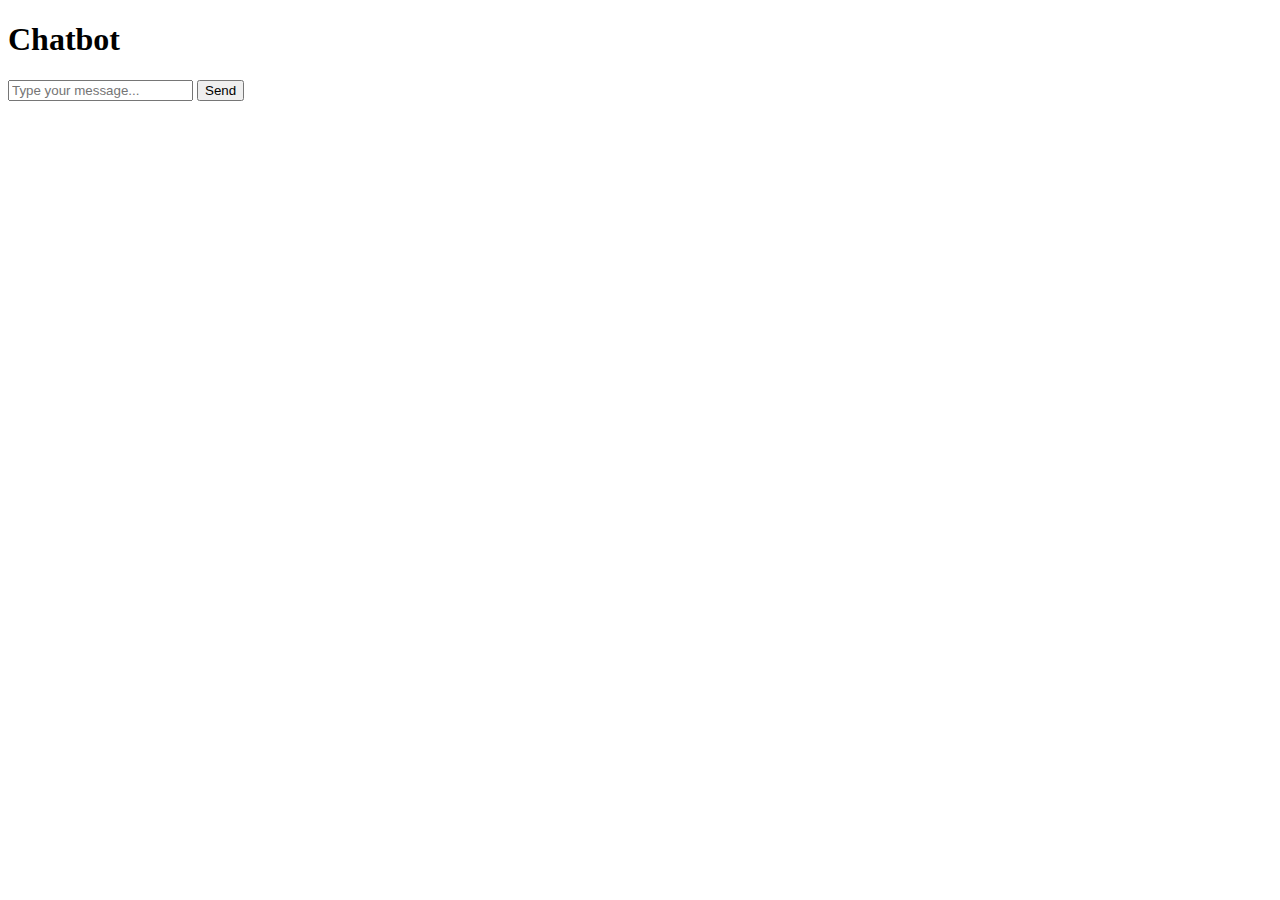
<file: gui/static/index.html>
<!DOCTYPE html>
<html lang="en">
<head>
    <meta charset="UTF-8">
    <meta name="viewport" content="width=device-width, initial-scale=1.0">
    <title>Chatbot</title>
</head>
<body>
    <h1>Chatbot</h1>
    <div id="chat-container"></div>
    <input type="text" id="user-input" placeholder="Type your message...">
    <button onclick="sendMessage()">Send</button>

    <script>
        function sendMessage() {
            var userInput = document.getElementById('user-input').value;
            document.getElementById('chat-container').innerHTML += "<p>You: " + userInput + "</p>";
            document.getElementById('user-input').value = "";

            fetch('/get_response', {
                method: 'POST',
                headers: {
                    'Content-Type': 'application/x-www-form-urlencoded',
                },
                body: 'user_message=' + userInput
            })
            .then(response => response.text())
            .then(data => {
                document.getElementById('chat-container').innerHTML += "<p>Bot: " + data + "</p>";
            });
        }
    </script>
</body>
</html>
</file>
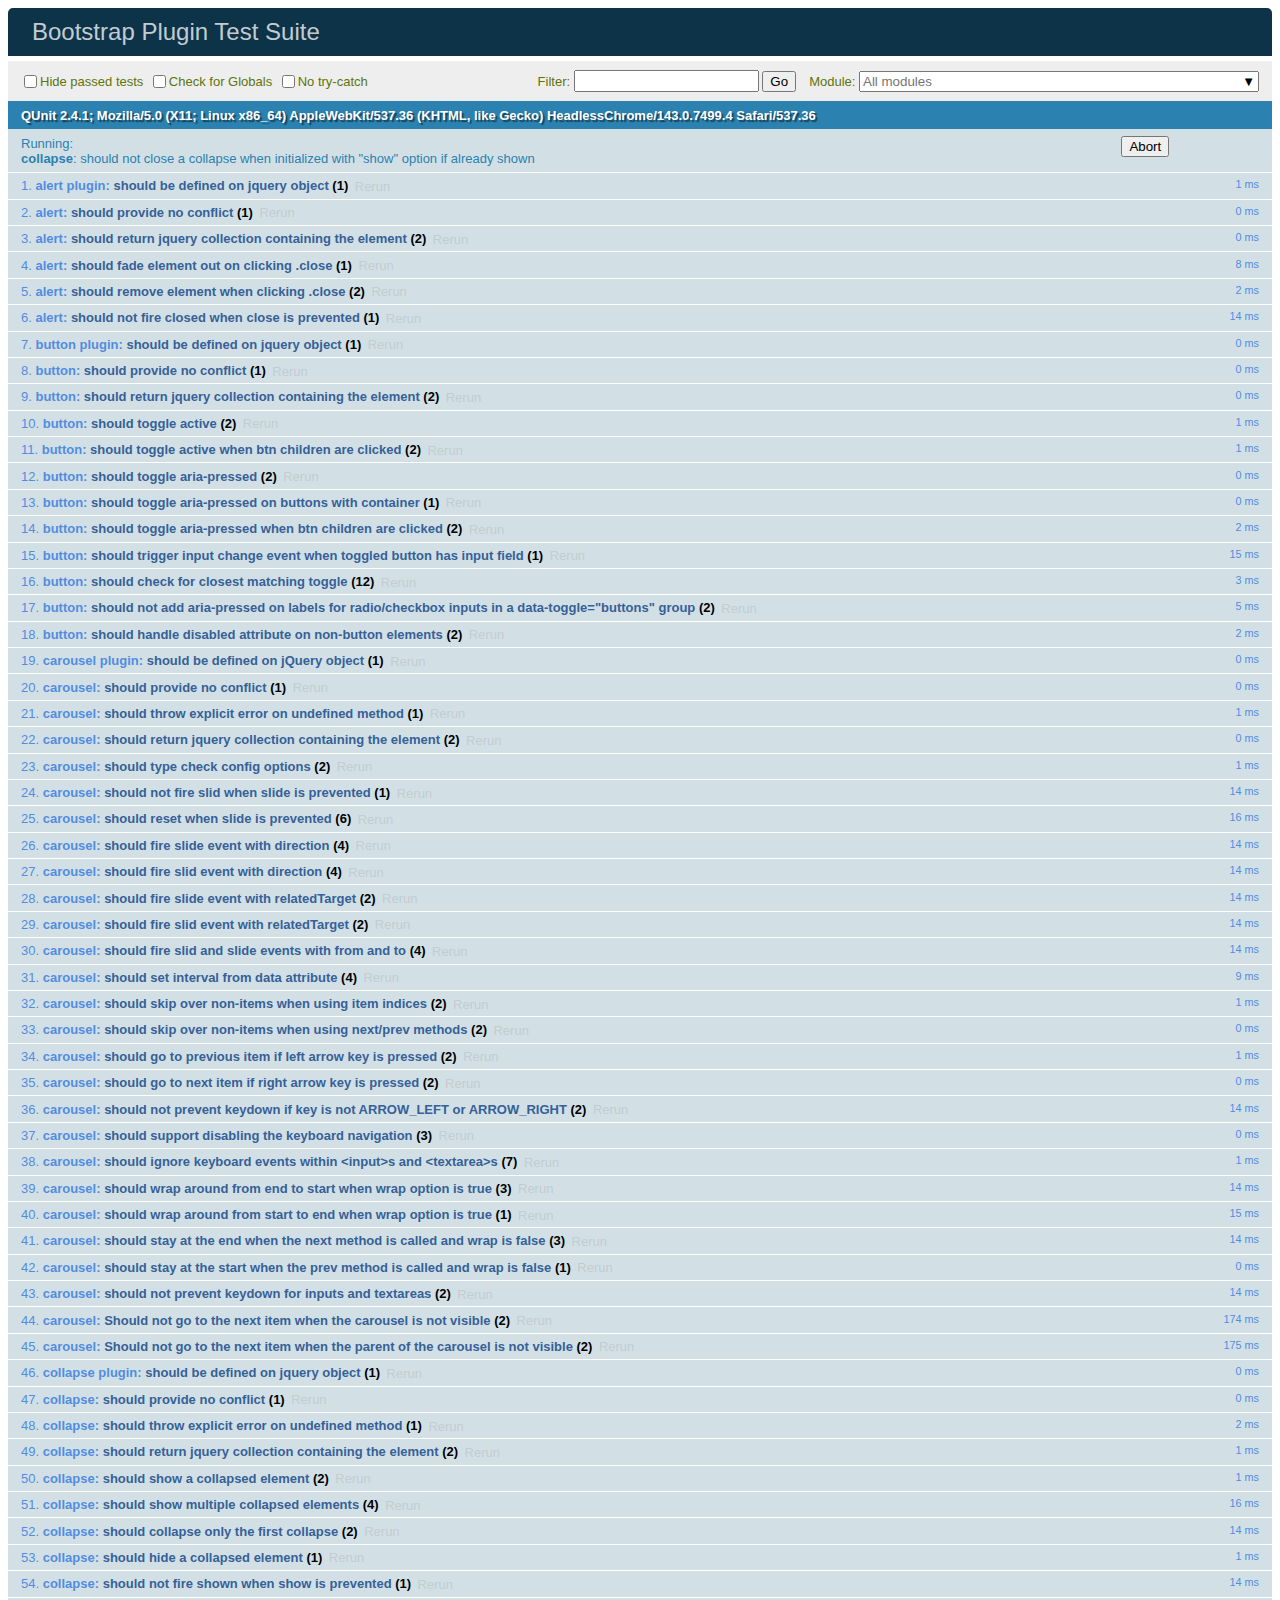
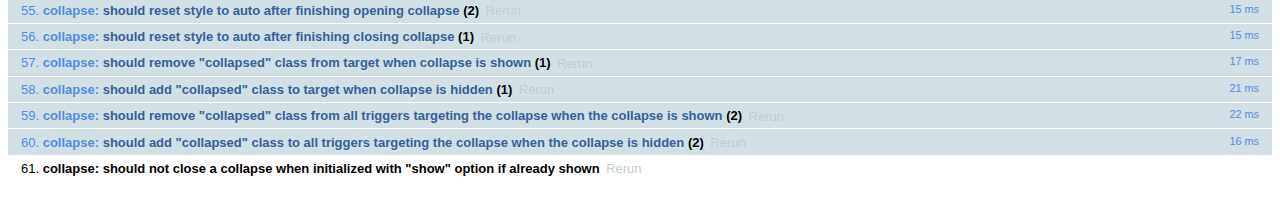
<file: gui/bootstrap-4.0.0/js/tests/index.html>
<!doctype html>
<html lang="en">
  <head>
    <meta charset="utf-8">
    <meta name="viewport" content="width=device-width, initial-scale=1, shrink-to-fit=no">
    <title>Bootstrap Plugin Test Suite</title>

    <!-- jQuery -->
    <script>
      (function () {
        var path = '../../assets/js/vendor/jquery-slim.min.js'
        // get jquery param from the query string.
        var jQueryVersion = location.search.match(/[?&]jquery=(.*?)(?=&|$)/)

        // If a version was specified, use that version from our vendor folder
        if (jQueryVersion) {
          path = 'vendor/jquery-' + jQueryVersion[1] + '.min.js'
        }
        document.write('<script src="' + path + '"><\/script>')
      }())
    </script>
    <script src="../../assets/js/vendor/popper.min.js"></script>

    <!-- QUnit -->
    <link rel="stylesheet" href="vendor/qunit.css" media="screen">
    <script src="vendor/qunit.js"></script>

    <script>
      // Disable jQuery event aliases to ensure we don't accidentally use any of them
      [
        'blur',
        'focus',
        'focusin',
        'focusout',
        'resize',
        'scroll',
        'click',
        'dblclick',
        'mousedown',
        'mouseup',
        'mousemove',
        'mouseover',
        'mouseout',
        'mouseenter',
        'mouseleave',
        'change',
        'select',
        'submit',
        'keydown',
        'keypress',
        'keyup',
        'contextmenu'
      ].forEach(function(eventAlias) {
        $.fn[eventAlias] = function() {
          throw new Error('Using the ".' + eventAlias + '()" method is not allowed, so that Bootstrap can be compatible with custom jQuery builds which exclude the "event aliases" module that defines said method. See https://github.com/twbs/bootstrap/blob/master/CONTRIBUTING.md#js')
        }
      })

      // Require assert.expect in each test
      QUnit.config.requireExpects = true

      // See https://github.com/axemclion/grunt-saucelabs#test-result-details-with-qunit
      var log = []
      var testName

      QUnit.done(function(testResults) {
        var tests = []
        for (var i = 0; i < log.length; i++) {
          var details = log[i]
          tests.push({
            name: details.name,
            result: details.result,
            expected: details.expected,
            actual: details.actual,
            source: details.source
          })
        }
        testResults.tests = tests

        window.global_test_results = testResults
      })

      QUnit.testStart(function(testDetails) {
        QUnit.log(function(details) {
          if (!details.result) {
            details.name = testDetails.name
            log.push(details)
          }
        })
      })

      // Display fixture on-screen on iOS to avoid false positives
      // See https://github.com/twbs/bootstrap/pull/15955
      if (/iPhone|iPad|iPod/.test(navigator.userAgent)) {
        QUnit.begin(function() {
          $('#qunit-fixture').css({ top: 0, left: 0 })
        })

        QUnit.done(function() {
          $('#qunit-fixture').css({ top: '', left: '' })
        })
      }
    </script>

    <!-- Transpiled Plugins -->
    <script src="../dist/util.js"></script>
    <script src="../dist/alert.js"></script>
    <script src="../dist/button.js"></script>
    <script src="../dist/carousel.js"></script>
    <script src="../dist/collapse.js"></script>
    <script src="../dist/dropdown.js"></script>
    <script src="../dist/modal.js"></script>
    <script src="../dist/scrollspy.js"></script>
    <script src="../dist/tab.js"></script>
    <script src="../dist/tooltip.js"></script>
    <script src="../dist/popover.js"></script>

    <!-- Unit Tests -->
    <script src="unit/alert.js"></script>
    <script src="unit/button.js"></script>
    <script src="unit/carousel.js"></script>
    <script src="unit/collapse.js"></script>
    <script src="unit/dropdown.js"></script>
    <script src="unit/modal.js"></script>
    <script src="unit/scrollspy.js"></script>
    <script src="unit/tab.js"></script>
    <script src="unit/tooltip.js"></script>
    <script src="unit/popover.js"></script>
    <script src="unit/util.js"></script>
  </head>
  <body>
    <div id="qunit-container">
      <div id="qunit"></div>
      <div id="qunit-fixture"></div>
    </div>
  </body>
</html>
</file>
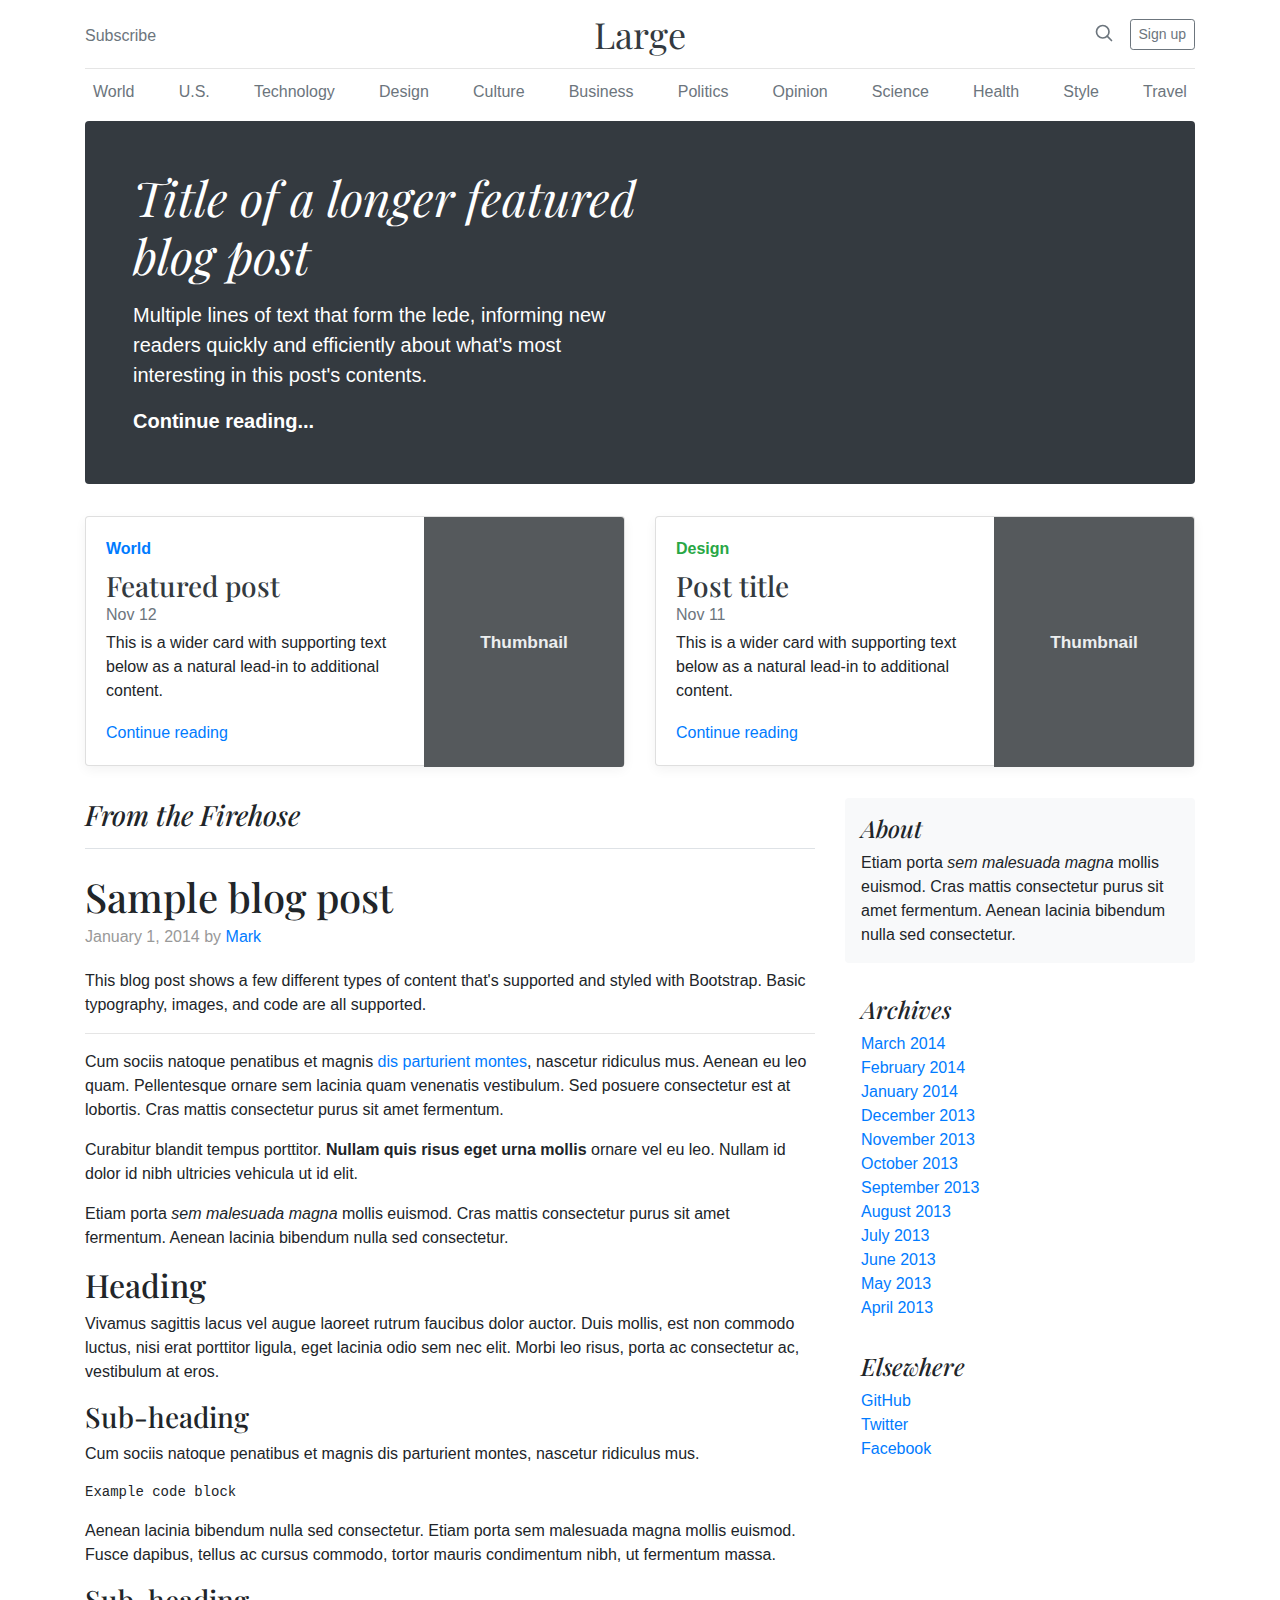
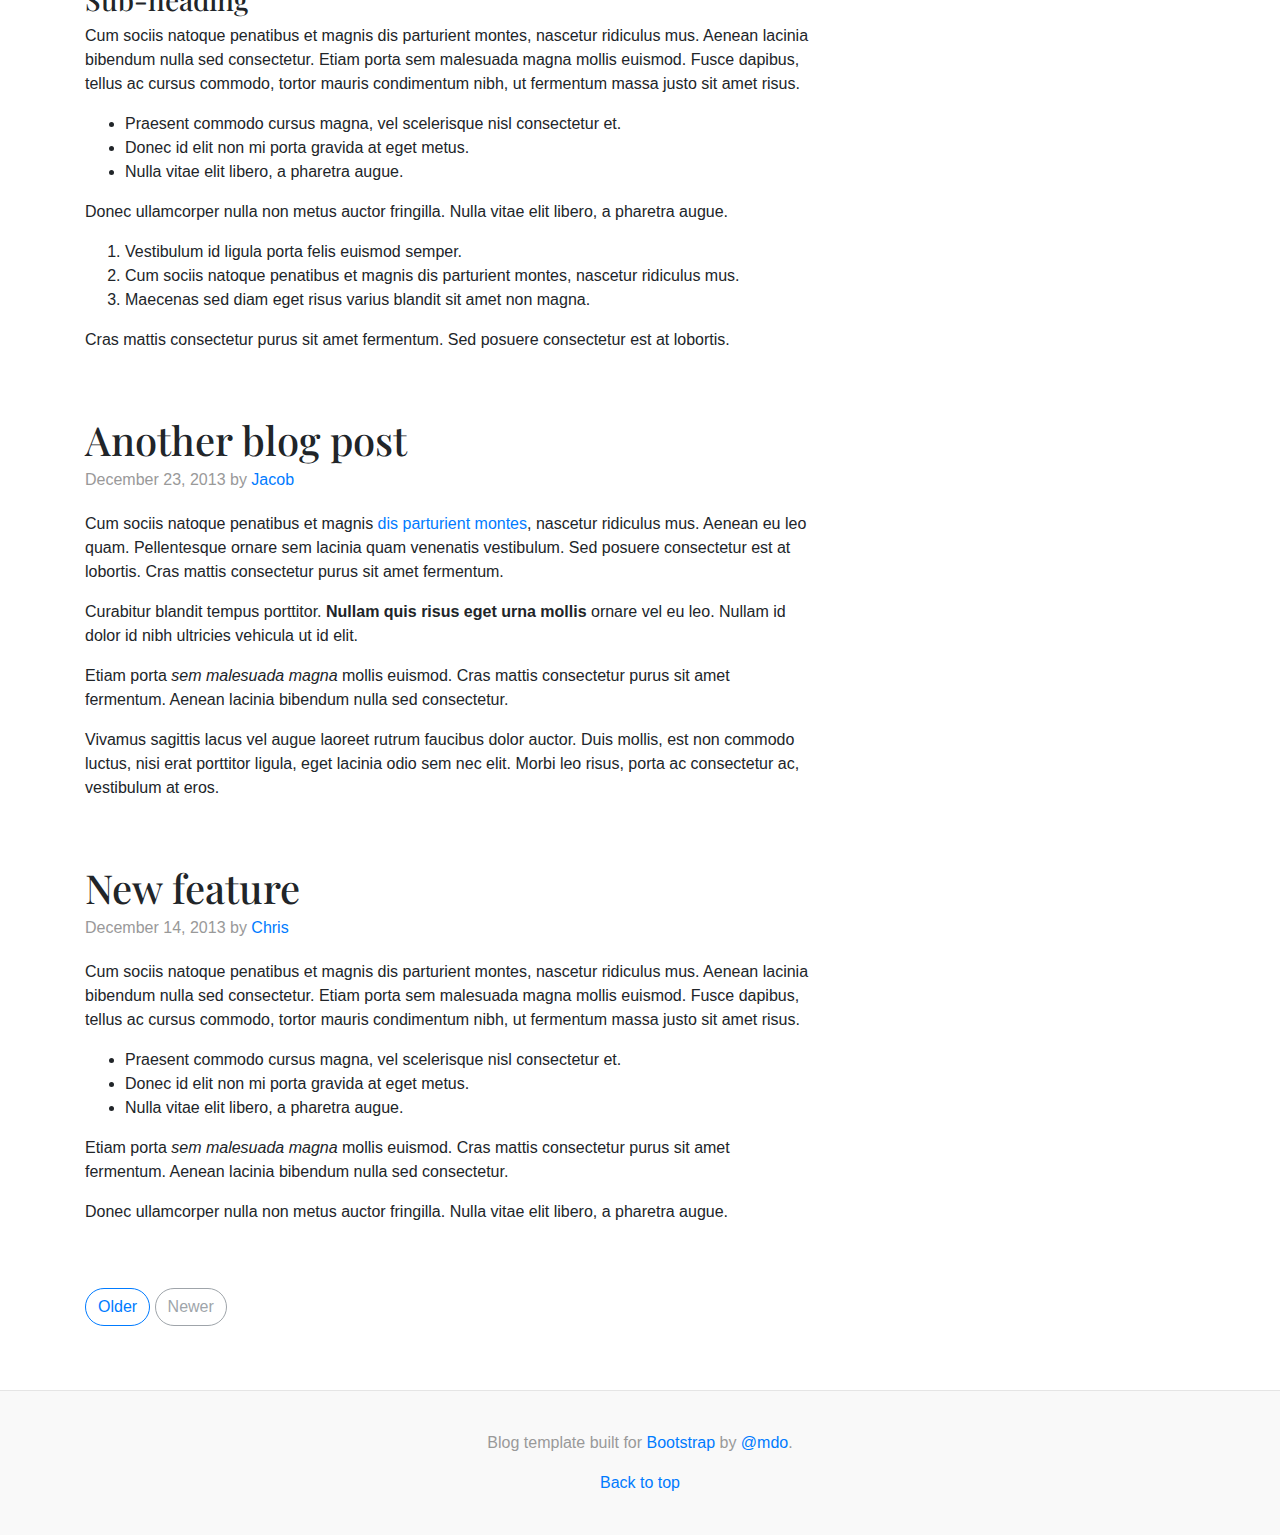
<file: gui/bootstrap-4.0.0/docs/4.0/examples/blog/index.html>
<!doctype html>
<html lang="en">
  <head>
    <meta charset="utf-8">
    <meta name="viewport" content="width=device-width, initial-scale=1, shrink-to-fit=no">
    <meta name="description" content="">
    <meta name="author" content="">
    <link rel="icon" href="../../../../favicon.ico">

    <title>Blog Template for Bootstrap</title>

    <!-- Bootstrap core CSS -->
    <link href="../../../../dist/css/bootstrap.min.css" rel="stylesheet">

    <!-- Custom styles for this template -->
    <link href="https://fonts.googleapis.com/css?family=Playfair+Display:700,900" rel="stylesheet">
    <link href="blog.css" rel="stylesheet">
  </head>

  <body>

    <div class="container">
      <header class="blog-header py-3">
        <div class="row flex-nowrap justify-content-between align-items-center">
          <div class="col-4 pt-1">
            <a class="text-muted" href="#">Subscribe</a>
          </div>
          <div class="col-4 text-center">
            <a class="blog-header-logo text-dark" href="#">Large</a>
          </div>
          <div class="col-4 d-flex justify-content-end align-items-center">
            <a class="text-muted" href="#">
              <svg xmlns="http://www.w3.org/2000/svg" width="20" height="20" viewBox="0 0 24 24" fill="none" stroke="currentColor" stroke-width="2" stroke-linecap="round" stroke-linejoin="round" class="mx-3"><circle cx="10.5" cy="10.5" r="7.5"></circle><line x1="21" y1="21" x2="15.8" y2="15.8"></line></svg>
            </a>
            <a class="btn btn-sm btn-outline-secondary" href="#">Sign up</a>
          </div>
        </div>
      </header>

      <div class="nav-scroller py-1 mb-2">
        <nav class="nav d-flex justify-content-between">
          <a class="p-2 text-muted" href="#">World</a>
          <a class="p-2 text-muted" href="#">U.S.</a>
          <a class="p-2 text-muted" href="#">Technology</a>
          <a class="p-2 text-muted" href="#">Design</a>
          <a class="p-2 text-muted" href="#">Culture</a>
          <a class="p-2 text-muted" href="#">Business</a>
          <a class="p-2 text-muted" href="#">Politics</a>
          <a class="p-2 text-muted" href="#">Opinion</a>
          <a class="p-2 text-muted" href="#">Science</a>
          <a class="p-2 text-muted" href="#">Health</a>
          <a class="p-2 text-muted" href="#">Style</a>
          <a class="p-2 text-muted" href="#">Travel</a>
        </nav>
      </div>

      <div class="jumbotron p-3 p-md-5 text-white rounded bg-dark">
        <div class="col-md-6 px-0">
          <h1 class="display-4 font-italic">Title of a longer featured blog post</h1>
          <p class="lead my-3">Multiple lines of text that form the lede, informing new readers quickly and efficiently about what's most interesting in this post's contents.</p>
          <p class="lead mb-0"><a href="#" class="text-white font-weight-bold">Continue reading...</a></p>
        </div>
      </div>

      <div class="row mb-2">
        <div class="col-md-6">
          <div class="card flex-md-row mb-4 box-shadow h-md-250">
            <div class="card-body d-flex flex-column align-items-start">
              <strong class="d-inline-block mb-2 text-primary">World</strong>
              <h3 class="mb-0">
                <a class="text-dark" href="#">Featured post</a>
              </h3>
              <div class="mb-1 text-muted">Nov 12</div>
              <p class="card-text mb-auto">This is a wider card with supporting text below as a natural lead-in to additional content.</p>
              <a href="#">Continue reading</a>
            </div>
            <img class="card-img-right flex-auto d-none d-md-block" data-src="holder.js/200x250?theme=thumb" alt="Card image cap">
          </div>
        </div>
        <div class="col-md-6">
          <div class="card flex-md-row mb-4 box-shadow h-md-250">
            <div class="card-body d-flex flex-column align-items-start">
              <strong class="d-inline-block mb-2 text-success">Design</strong>
              <h3 class="mb-0">
                <a class="text-dark" href="#">Post title</a>
              </h3>
              <div class="mb-1 text-muted">Nov 11</div>
              <p class="card-text mb-auto">This is a wider card with supporting text below as a natural lead-in to additional content.</p>
              <a href="#">Continue reading</a>
            </div>
            <img class="card-img-right flex-auto d-none d-md-block" data-src="holder.js/200x250?theme=thumb" alt="Card image cap">
          </div>
        </div>
      </div>
    </div>

    <main role="main" class="container">
      <div class="row">
        <div class="col-md-8 blog-main">
          <h3 class="pb-3 mb-4 font-italic border-bottom">
            From the Firehose
          </h3>

          <div class="blog-post">
            <h2 class="blog-post-title">Sample blog post</h2>
            <p class="blog-post-meta">January 1, 2014 by <a href="#">Mark</a></p>

            <p>This blog post shows a few different types of content that's supported and styled with Bootstrap. Basic typography, images, and code are all supported.</p>
            <hr>
            <p>Cum sociis natoque penatibus et magnis <a href="#">dis parturient montes</a>, nascetur ridiculus mus. Aenean eu leo quam. Pellentesque ornare sem lacinia quam venenatis vestibulum. Sed posuere consectetur est at lobortis. Cras mattis consectetur purus sit amet fermentum.</p>
            <blockquote>
              <p>Curabitur blandit tempus porttitor. <strong>Nullam quis risus eget urna mollis</strong> ornare vel eu leo. Nullam id dolor id nibh ultricies vehicula ut id elit.</p>
            </blockquote>
            <p>Etiam porta <em>sem malesuada magna</em> mollis euismod. Cras mattis consectetur purus sit amet fermentum. Aenean lacinia bibendum nulla sed consectetur.</p>
            <h2>Heading</h2>
            <p>Vivamus sagittis lacus vel augue laoreet rutrum faucibus dolor auctor. Duis mollis, est non commodo luctus, nisi erat porttitor ligula, eget lacinia odio sem nec elit. Morbi leo risus, porta ac consectetur ac, vestibulum at eros.</p>
            <h3>Sub-heading</h3>
            <p>Cum sociis natoque penatibus et magnis dis parturient montes, nascetur ridiculus mus.</p>
            <pre><code>Example code block</code></pre>
            <p>Aenean lacinia bibendum nulla sed consectetur. Etiam porta sem malesuada magna mollis euismod. Fusce dapibus, tellus ac cursus commodo, tortor mauris condimentum nibh, ut fermentum massa.</p>
            <h3>Sub-heading</h3>
            <p>Cum sociis natoque penatibus et magnis dis parturient montes, nascetur ridiculus mus. Aenean lacinia bibendum nulla sed consectetur. Etiam porta sem malesuada magna mollis euismod. Fusce dapibus, tellus ac cursus commodo, tortor mauris condimentum nibh, ut fermentum massa justo sit amet risus.</p>
            <ul>
              <li>Praesent commodo cursus magna, vel scelerisque nisl consectetur et.</li>
              <li>Donec id elit non mi porta gravida at eget metus.</li>
              <li>Nulla vitae elit libero, a pharetra augue.</li>
            </ul>
            <p>Donec ullamcorper nulla non metus auctor fringilla. Nulla vitae elit libero, a pharetra augue.</p>
            <ol>
              <li>Vestibulum id ligula porta felis euismod semper.</li>
              <li>Cum sociis natoque penatibus et magnis dis parturient montes, nascetur ridiculus mus.</li>
              <li>Maecenas sed diam eget risus varius blandit sit amet non magna.</li>
            </ol>
            <p>Cras mattis consectetur purus sit amet fermentum. Sed posuere consectetur est at lobortis.</p>
          </div><!-- /.blog-post -->

          <div class="blog-post">
            <h2 class="blog-post-title">Another blog post</h2>
            <p class="blog-post-meta">December 23, 2013 by <a href="#">Jacob</a></p>

            <p>Cum sociis natoque penatibus et magnis <a href="#">dis parturient montes</a>, nascetur ridiculus mus. Aenean eu leo quam. Pellentesque ornare sem lacinia quam venenatis vestibulum. Sed posuere consectetur est at lobortis. Cras mattis consectetur purus sit amet fermentum.</p>
            <blockquote>
              <p>Curabitur blandit tempus porttitor. <strong>Nullam quis risus eget urna mollis</strong> ornare vel eu leo. Nullam id dolor id nibh ultricies vehicula ut id elit.</p>
            </blockquote>
            <p>Etiam porta <em>sem malesuada magna</em> mollis euismod. Cras mattis consectetur purus sit amet fermentum. Aenean lacinia bibendum nulla sed consectetur.</p>
            <p>Vivamus sagittis lacus vel augue laoreet rutrum faucibus dolor auctor. Duis mollis, est non commodo luctus, nisi erat porttitor ligula, eget lacinia odio sem nec elit. Morbi leo risus, porta ac consectetur ac, vestibulum at eros.</p>
          </div><!-- /.blog-post -->

          <div class="blog-post">
            <h2 class="blog-post-title">New feature</h2>
            <p class="blog-post-meta">December 14, 2013 by <a href="#">Chris</a></p>

            <p>Cum sociis natoque penatibus et magnis dis parturient montes, nascetur ridiculus mus. Aenean lacinia bibendum nulla sed consectetur. Etiam porta sem malesuada magna mollis euismod. Fusce dapibus, tellus ac cursus commodo, tortor mauris condimentum nibh, ut fermentum massa justo sit amet risus.</p>
            <ul>
              <li>Praesent commodo cursus magna, vel scelerisque nisl consectetur et.</li>
              <li>Donec id elit non mi porta gravida at eget metus.</li>
              <li>Nulla vitae elit libero, a pharetra augue.</li>
            </ul>
            <p>Etiam porta <em>sem malesuada magna</em> mollis euismod. Cras mattis consectetur purus sit amet fermentum. Aenean lacinia bibendum nulla sed consectetur.</p>
            <p>Donec ullamcorper nulla non metus auctor fringilla. Nulla vitae elit libero, a pharetra augue.</p>
          </div><!-- /.blog-post -->

          <nav class="blog-pagination">
            <a class="btn btn-outline-primary" href="#">Older</a>
            <a class="btn btn-outline-secondary disabled" href="#">Newer</a>
          </nav>

        </div><!-- /.blog-main -->

        <aside class="col-md-4 blog-sidebar">
          <div class="p-3 mb-3 bg-light rounded">
            <h4 class="font-italic">About</h4>
            <p class="mb-0">Etiam porta <em>sem malesuada magna</em> mollis euismod. Cras mattis consectetur purus sit amet fermentum. Aenean lacinia bibendum nulla sed consectetur.</p>
          </div>

          <div class="p-3">
            <h4 class="font-italic">Archives</h4>
            <ol class="list-unstyled mb-0">
              <li><a href="#">March 2014</a></li>
              <li><a href="#">February 2014</a></li>
              <li><a href="#">January 2014</a></li>
              <li><a href="#">December 2013</a></li>
              <li><a href="#">November 2013</a></li>
              <li><a href="#">October 2013</a></li>
              <li><a href="#">September 2013</a></li>
              <li><a href="#">August 2013</a></li>
              <li><a href="#">July 2013</a></li>
              <li><a href="#">June 2013</a></li>
              <li><a href="#">May 2013</a></li>
              <li><a href="#">April 2013</a></li>
            </ol>
          </div>

          <div class="p-3">
            <h4 class="font-italic">Elsewhere</h4>
            <ol class="list-unstyled">
              <li><a href="#">GitHub</a></li>
              <li><a href="#">Twitter</a></li>
              <li><a href="#">Facebook</a></li>
            </ol>
          </div>
        </aside><!-- /.blog-sidebar -->

      </div><!-- /.row -->

    </main><!-- /.container -->

    <footer class="blog-footer">
      <p>Blog template built for <a href="https://getbootstrap.com/">Bootstrap</a> by <a href="https://twitter.com/mdo">@mdo</a>.</p>
      <p>
        <a href="#">Back to top</a>
      </p>
    </footer>

    <!-- Bootstrap core JavaScript
    ================================================== -->
    <!-- Placed at the end of the document so the pages load faster -->
    <script src="https://code.jquery.com/jquery-3.2.1.slim.min.js" integrity="sha384-KJ3o2DKtIkvYIK3UENzmM7KCkRr/rE9/Qpg6aAZGJwFDMVNA/GpGFF93hXpG5KkN" crossorigin="anonymous"></script>
    <script>window.jQuery || document.write('<script src="../../../../assets/js/vendor/jquery-slim.min.js"><\/script>')</script>
    <script src="../../../../assets/js/vendor/popper.min.js"></script>
    <script src="../../../../dist/js/bootstrap.min.js"></script>
    <script src="../../../../assets/js/vendor/holder.min.js"></script>
    <script>
      Holder.addTheme('thumb', {
        bg: '#55595c',
        fg: '#eceeef',
        text: 'Thumbnail'
      });
    </script>
  </body>
</html>
</file>
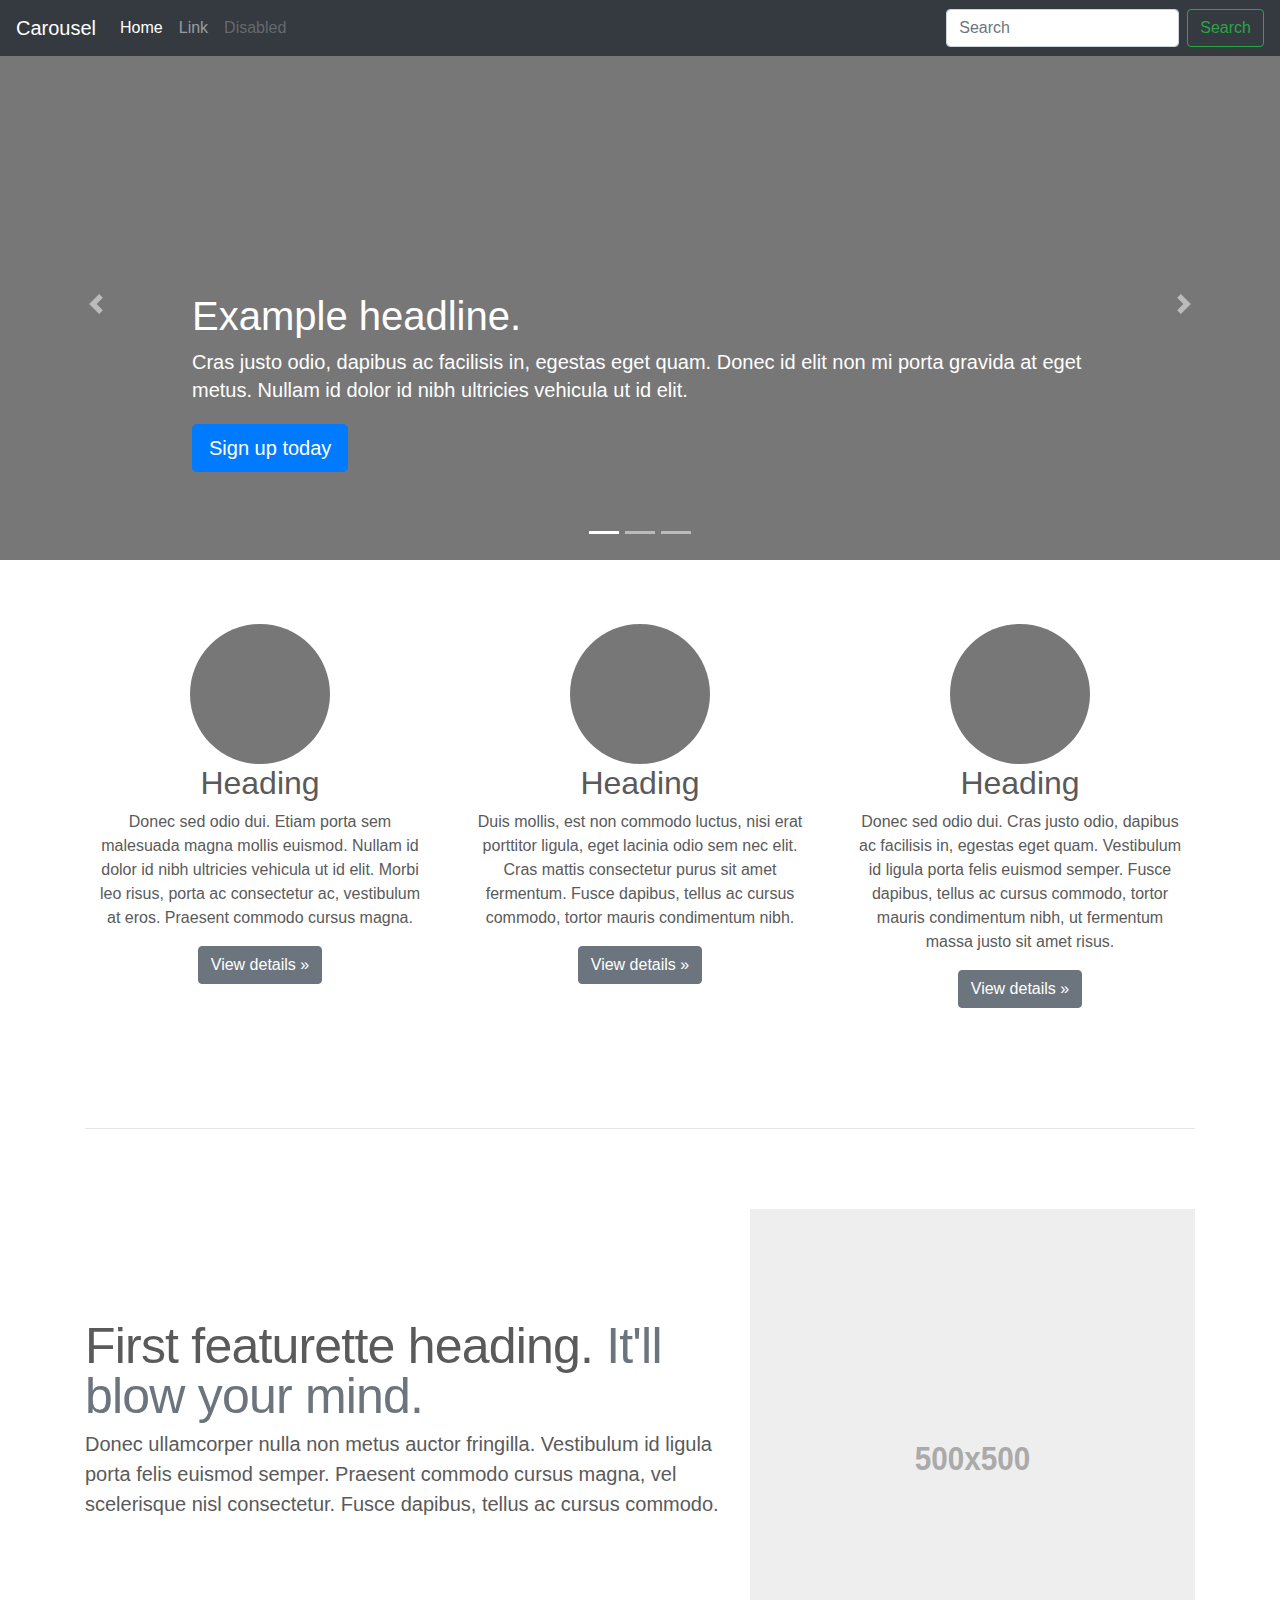
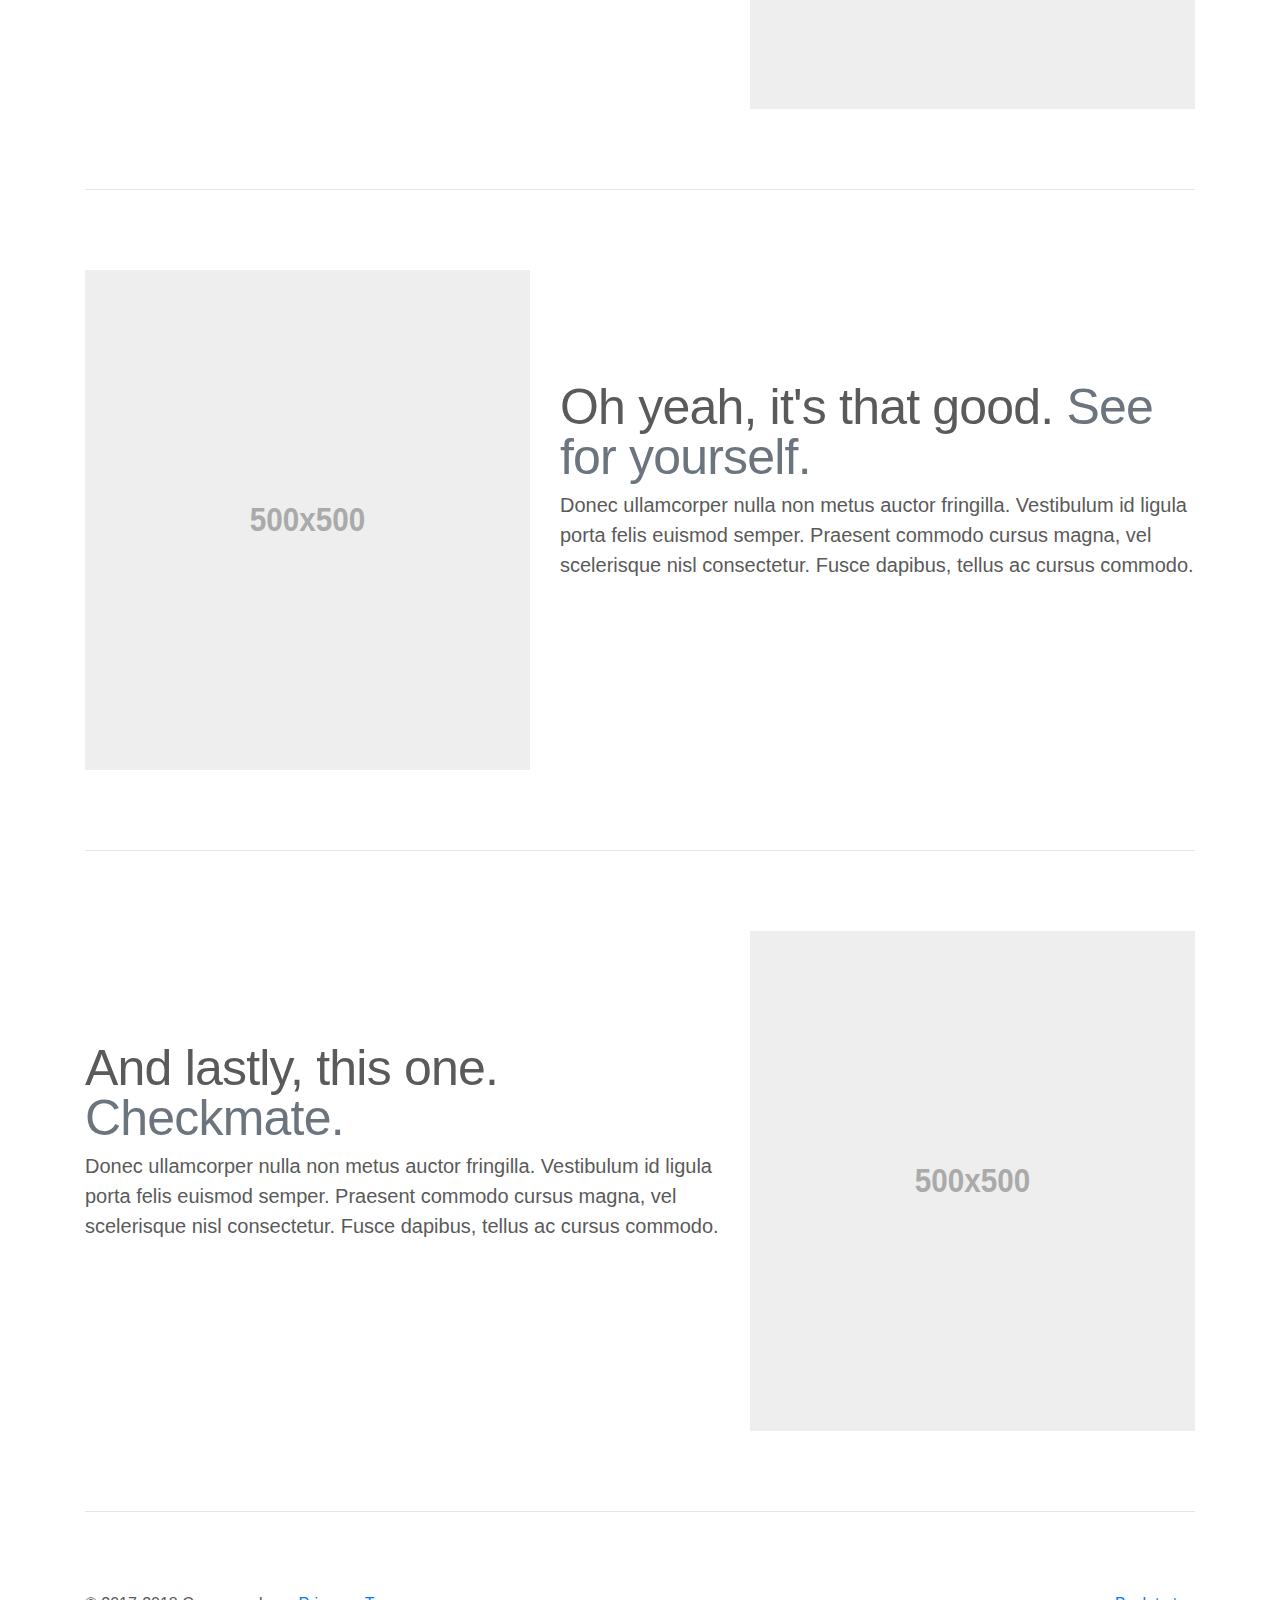
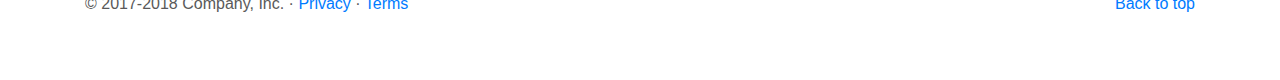
<file: gui/bootstrap-4.0.0/docs/4.0/examples/carousel/index.html>
<!doctype html>
<html lang="en">
  <head>
    <meta charset="utf-8">
    <meta name="viewport" content="width=device-width, initial-scale=1, shrink-to-fit=no">
    <meta name="description" content="">
    <meta name="author" content="">
    <link rel="icon" href="../../../../favicon.ico">

    <title>Carousel Template for Bootstrap</title>

    <!-- Bootstrap core CSS -->
    <link href="../../../../dist/css/bootstrap.min.css" rel="stylesheet">

    <!-- Custom styles for this template -->
    <link href="carousel.css" rel="stylesheet">
  </head>
  <body>

    <header>
      <nav class="navbar navbar-expand-md navbar-dark fixed-top bg-dark">
        <a class="navbar-brand" href="#">Carousel</a>
        <button class="navbar-toggler" type="button" data-toggle="collapse" data-target="#navbarCollapse" aria-controls="navbarCollapse" aria-expanded="false" aria-label="Toggle navigation">
          <span class="navbar-toggler-icon"></span>
        </button>
        <div class="collapse navbar-collapse" id="navbarCollapse">
          <ul class="navbar-nav mr-auto">
            <li class="nav-item active">
              <a class="nav-link" href="#">Home <span class="sr-only">(current)</span></a>
            </li>
            <li class="nav-item">
              <a class="nav-link" href="#">Link</a>
            </li>
            <li class="nav-item">
              <a class="nav-link disabled" href="#">Disabled</a>
            </li>
          </ul>
          <form class="form-inline mt-2 mt-md-0">
            <input class="form-control mr-sm-2" type="text" placeholder="Search" aria-label="Search">
            <button class="btn btn-outline-success my-2 my-sm-0" type="submit">Search</button>
          </form>
        </div>
      </nav>
    </header>

    <main role="main">

      <div id="myCarousel" class="carousel slide" data-ride="carousel">
        <ol class="carousel-indicators">
          <li data-target="#myCarousel" data-slide-to="0" class="active"></li>
          <li data-target="#myCarousel" data-slide-to="1"></li>
          <li data-target="#myCarousel" data-slide-to="2"></li>
        </ol>
        <div class="carousel-inner">
          <div class="carousel-item active">
            <img class="first-slide" src="[data-uri]" alt="First slide">
            <div class="container">
              <div class="carousel-caption text-left">
                <h1>Example headline.</h1>
                <p>Cras justo odio, dapibus ac facilisis in, egestas eget quam. Donec id elit non mi porta gravida at eget metus. Nullam id dolor id nibh ultricies vehicula ut id elit.</p>
                <p><a class="btn btn-lg btn-primary" href="#" role="button">Sign up today</a></p>
              </div>
            </div>
          </div>
          <div class="carousel-item">
            <img class="second-slide" src="[data-uri]" alt="Second slide">
            <div class="container">
              <div class="carousel-caption">
                <h1>Another example headline.</h1>
                <p>Cras justo odio, dapibus ac facilisis in, egestas eget quam. Donec id elit non mi porta gravida at eget metus. Nullam id dolor id nibh ultricies vehicula ut id elit.</p>
                <p><a class="btn btn-lg btn-primary" href="#" role="button">Learn more</a></p>
              </div>
            </div>
          </div>
          <div class="carousel-item">
            <img class="third-slide" src="[data-uri]" alt="Third slide">
            <div class="container">
              <div class="carousel-caption text-right">
                <h1>One more for good measure.</h1>
                <p>Cras justo odio, dapibus ac facilisis in, egestas eget quam. Donec id elit non mi porta gravida at eget metus. Nullam id dolor id nibh ultricies vehicula ut id elit.</p>
                <p><a class="btn btn-lg btn-primary" href="#" role="button">Browse gallery</a></p>
              </div>
            </div>
          </div>
        </div>
        <a class="carousel-control-prev" href="#myCarousel" role="button" data-slide="prev">
          <span class="carousel-control-prev-icon" aria-hidden="true"></span>
          <span class="sr-only">Previous</span>
        </a>
        <a class="carousel-control-next" href="#myCarousel" role="button" data-slide="next">
          <span class="carousel-control-next-icon" aria-hidden="true"></span>
          <span class="sr-only">Next</span>
        </a>
      </div>


      <!-- Marketing messaging and featurettes
      ================================================== -->
      <!-- Wrap the rest of the page in another container to center all the content. -->

      <div class="container marketing">

        <!-- Three columns of text below the carousel -->
        <div class="row">
          <div class="col-lg-4">
            <img class="rounded-circle" src="[data-uri]" alt="Generic placeholder image" width="140" height="140">
            <h2>Heading</h2>
            <p>Donec sed odio dui. Etiam porta sem malesuada magna mollis euismod. Nullam id dolor id nibh ultricies vehicula ut id elit. Morbi leo risus, porta ac consectetur ac, vestibulum at eros. Praesent commodo cursus magna.</p>
            <p><a class="btn btn-secondary" href="#" role="button">View details &raquo;</a></p>
          </div><!-- /.col-lg-4 -->
          <div class="col-lg-4">
            <img class="rounded-circle" src="[data-uri]" alt="Generic placeholder image" width="140" height="140">
            <h2>Heading</h2>
            <p>Duis mollis, est non commodo luctus, nisi erat porttitor ligula, eget lacinia odio sem nec elit. Cras mattis consectetur purus sit amet fermentum. Fusce dapibus, tellus ac cursus commodo, tortor mauris condimentum nibh.</p>
            <p><a class="btn btn-secondary" href="#" role="button">View details &raquo;</a></p>
          </div><!-- /.col-lg-4 -->
          <div class="col-lg-4">
            <img class="rounded-circle" src="[data-uri]" alt="Generic placeholder image" width="140" height="140">
            <h2>Heading</h2>
            <p>Donec sed odio dui. Cras justo odio, dapibus ac facilisis in, egestas eget quam. Vestibulum id ligula porta felis euismod semper. Fusce dapibus, tellus ac cursus commodo, tortor mauris condimentum nibh, ut fermentum massa justo sit amet risus.</p>
            <p><a class="btn btn-secondary" href="#" role="button">View details &raquo;</a></p>
          </div><!-- /.col-lg-4 -->
        </div><!-- /.row -->


        <!-- START THE FEATURETTES -->

        <hr class="featurette-divider">

        <div class="row featurette">
          <div class="col-md-7">
            <h2 class="featurette-heading">First featurette heading. <span class="text-muted">It'll blow your mind.</span></h2>
            <p class="lead">Donec ullamcorper nulla non metus auctor fringilla. Vestibulum id ligula porta felis euismod semper. Praesent commodo cursus magna, vel scelerisque nisl consectetur. Fusce dapibus, tellus ac cursus commodo.</p>
          </div>
          <div class="col-md-5">
            <img class="featurette-image img-fluid mx-auto" data-src="holder.js/500x500/auto" alt="Generic placeholder image">
          </div>
        </div>

        <hr class="featurette-divider">

        <div class="row featurette">
          <div class="col-md-7 order-md-2">
            <h2 class="featurette-heading">Oh yeah, it's that good. <span class="text-muted">See for yourself.</span></h2>
            <p class="lead">Donec ullamcorper nulla non metus auctor fringilla. Vestibulum id ligula porta felis euismod semper. Praesent commodo cursus magna, vel scelerisque nisl consectetur. Fusce dapibus, tellus ac cursus commodo.</p>
          </div>
          <div class="col-md-5 order-md-1">
            <img class="featurette-image img-fluid mx-auto" data-src="holder.js/500x500/auto" alt="Generic placeholder image">
          </div>
        </div>

        <hr class="featurette-divider">

        <div class="row featurette">
          <div class="col-md-7">
            <h2 class="featurette-heading">And lastly, this one. <span class="text-muted">Checkmate.</span></h2>
            <p class="lead">Donec ullamcorper nulla non metus auctor fringilla. Vestibulum id ligula porta felis euismod semper. Praesent commodo cursus magna, vel scelerisque nisl consectetur. Fusce dapibus, tellus ac cursus commodo.</p>
          </div>
          <div class="col-md-5">
            <img class="featurette-image img-fluid mx-auto" data-src="holder.js/500x500/auto" alt="Generic placeholder image">
          </div>
        </div>

        <hr class="featurette-divider">

        <!-- /END THE FEATURETTES -->

      </div><!-- /.container -->


      <!-- FOOTER -->
      <footer class="container">
        <p class="float-right"><a href="#">Back to top</a></p>
        <p>&copy; 2017-2018 Company, Inc. &middot; <a href="#">Privacy</a> &middot; <a href="#">Terms</a></p>
      </footer>
    </main>

    <!-- Bootstrap core JavaScript
    ================================================== -->
    <!-- Placed at the end of the document so the pages load faster -->
    <script src="https://code.jquery.com/jquery-3.2.1.slim.min.js" integrity="sha384-KJ3o2DKtIkvYIK3UENzmM7KCkRr/rE9/Qpg6aAZGJwFDMVNA/GpGFF93hXpG5KkN" crossorigin="anonymous"></script>
    <script>window.jQuery || document.write('<script src="../../../../assets/js/vendor/jquery-slim.min.js"><\/script>')</script>
    <script src="../../../../assets/js/vendor/popper.min.js"></script>
    <script src="../../../../dist/js/bootstrap.min.js"></script>
    <!-- Just to make our placeholder images work. Don't actually copy the next line! -->
    <script src="../../../../assets/js/vendor/holder.min.js"></script>
  </body>
</html>
</file>
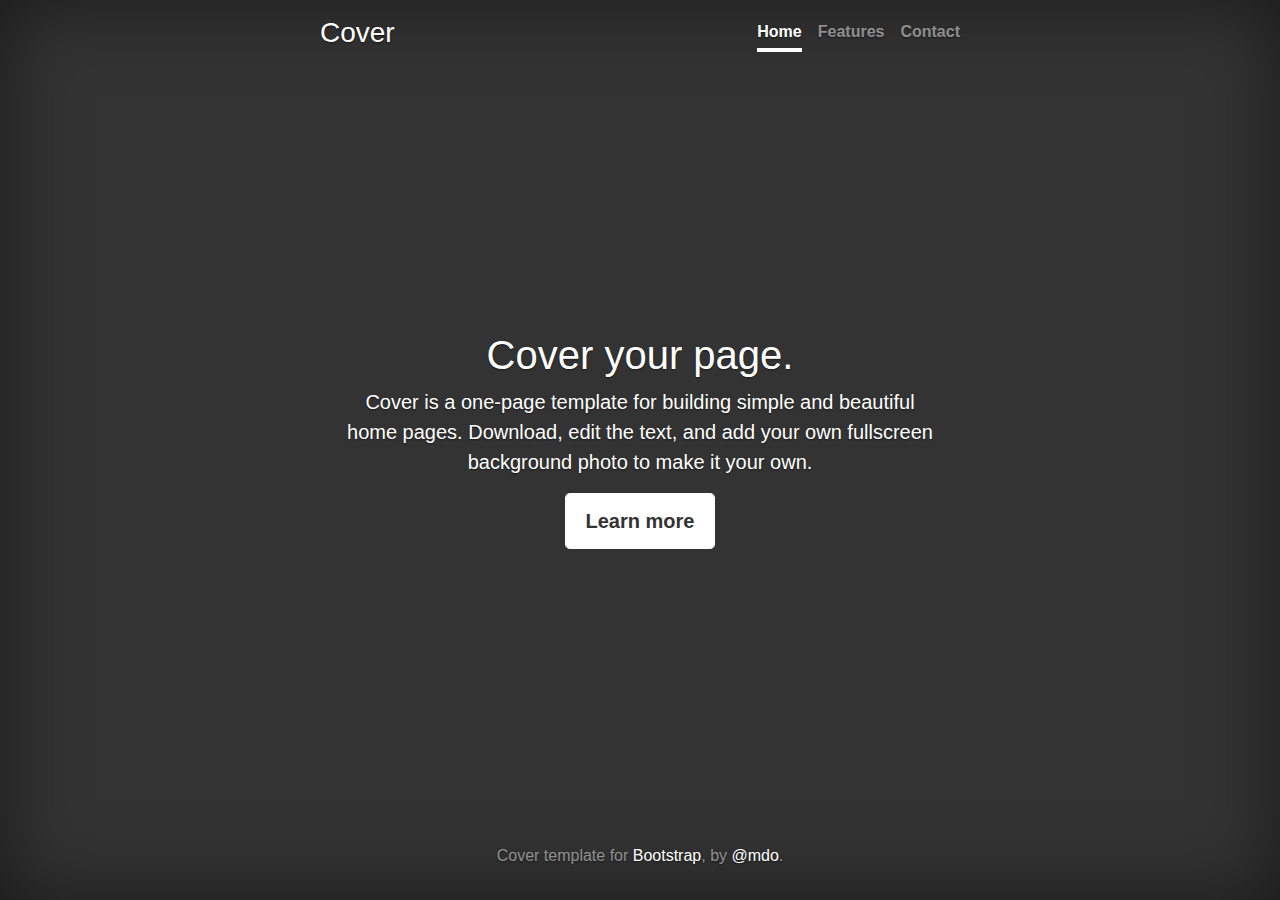
<file: gui/bootstrap-4.0.0/docs/4.0/examples/cover/index.html>
<!doctype html>
<html lang="en">
  <head>
    <meta charset="utf-8">
    <meta name="viewport" content="width=device-width, initial-scale=1, shrink-to-fit=no">
    <meta name="description" content="">
    <meta name="author" content="">
    <link rel="icon" href="../../../../favicon.ico">

    <title>Cover Template for Bootstrap</title>

    <!-- Bootstrap core CSS -->
    <link href="../../../../dist/css/bootstrap.min.css" rel="stylesheet">

    <!-- Custom styles for this template -->
    <link href="cover.css" rel="stylesheet">
  </head>

  <body class="text-center">

    <div class="cover-container d-flex h-100 p-3 mx-auto flex-column">
      <header class="masthead mb-auto">
        <div class="inner">
          <h3 class="masthead-brand">Cover</h3>
          <nav class="nav nav-masthead justify-content-center">
            <a class="nav-link active" href="#">Home</a>
            <a class="nav-link" href="#">Features</a>
            <a class="nav-link" href="#">Contact</a>
          </nav>
        </div>
      </header>

      <main role="main" class="inner cover">
        <h1 class="cover-heading">Cover your page.</h1>
        <p class="lead">Cover is a one-page template for building simple and beautiful home pages. Download, edit the text, and add your own fullscreen background photo to make it your own.</p>
        <p class="lead">
          <a href="#" class="btn btn-lg btn-secondary">Learn more</a>
        </p>
      </main>

      <footer class="mastfoot mt-auto">
        <div class="inner">
          <p>Cover template for <a href="https://getbootstrap.com/">Bootstrap</a>, by <a href="https://twitter.com/mdo">@mdo</a>.</p>
        </div>
      </footer>
    </div>


    <!-- Bootstrap core JavaScript
    ================================================== -->
    <!-- Placed at the end of the document so the pages load faster -->
    <script src="https://code.jquery.com/jquery-3.2.1.slim.min.js" integrity="sha384-KJ3o2DKtIkvYIK3UENzmM7KCkRr/rE9/Qpg6aAZGJwFDMVNA/GpGFF93hXpG5KkN" crossorigin="anonymous"></script>
    <script>window.jQuery || document.write('<script src="../../../../assets/js/vendor/jquery-slim.min.js"><\/script>')</script>
    <script src="../../../../assets/js/vendor/popper.min.js"></script>
    <script src="../../../../dist/js/bootstrap.min.js"></script>
  </body>
</html>
</file>
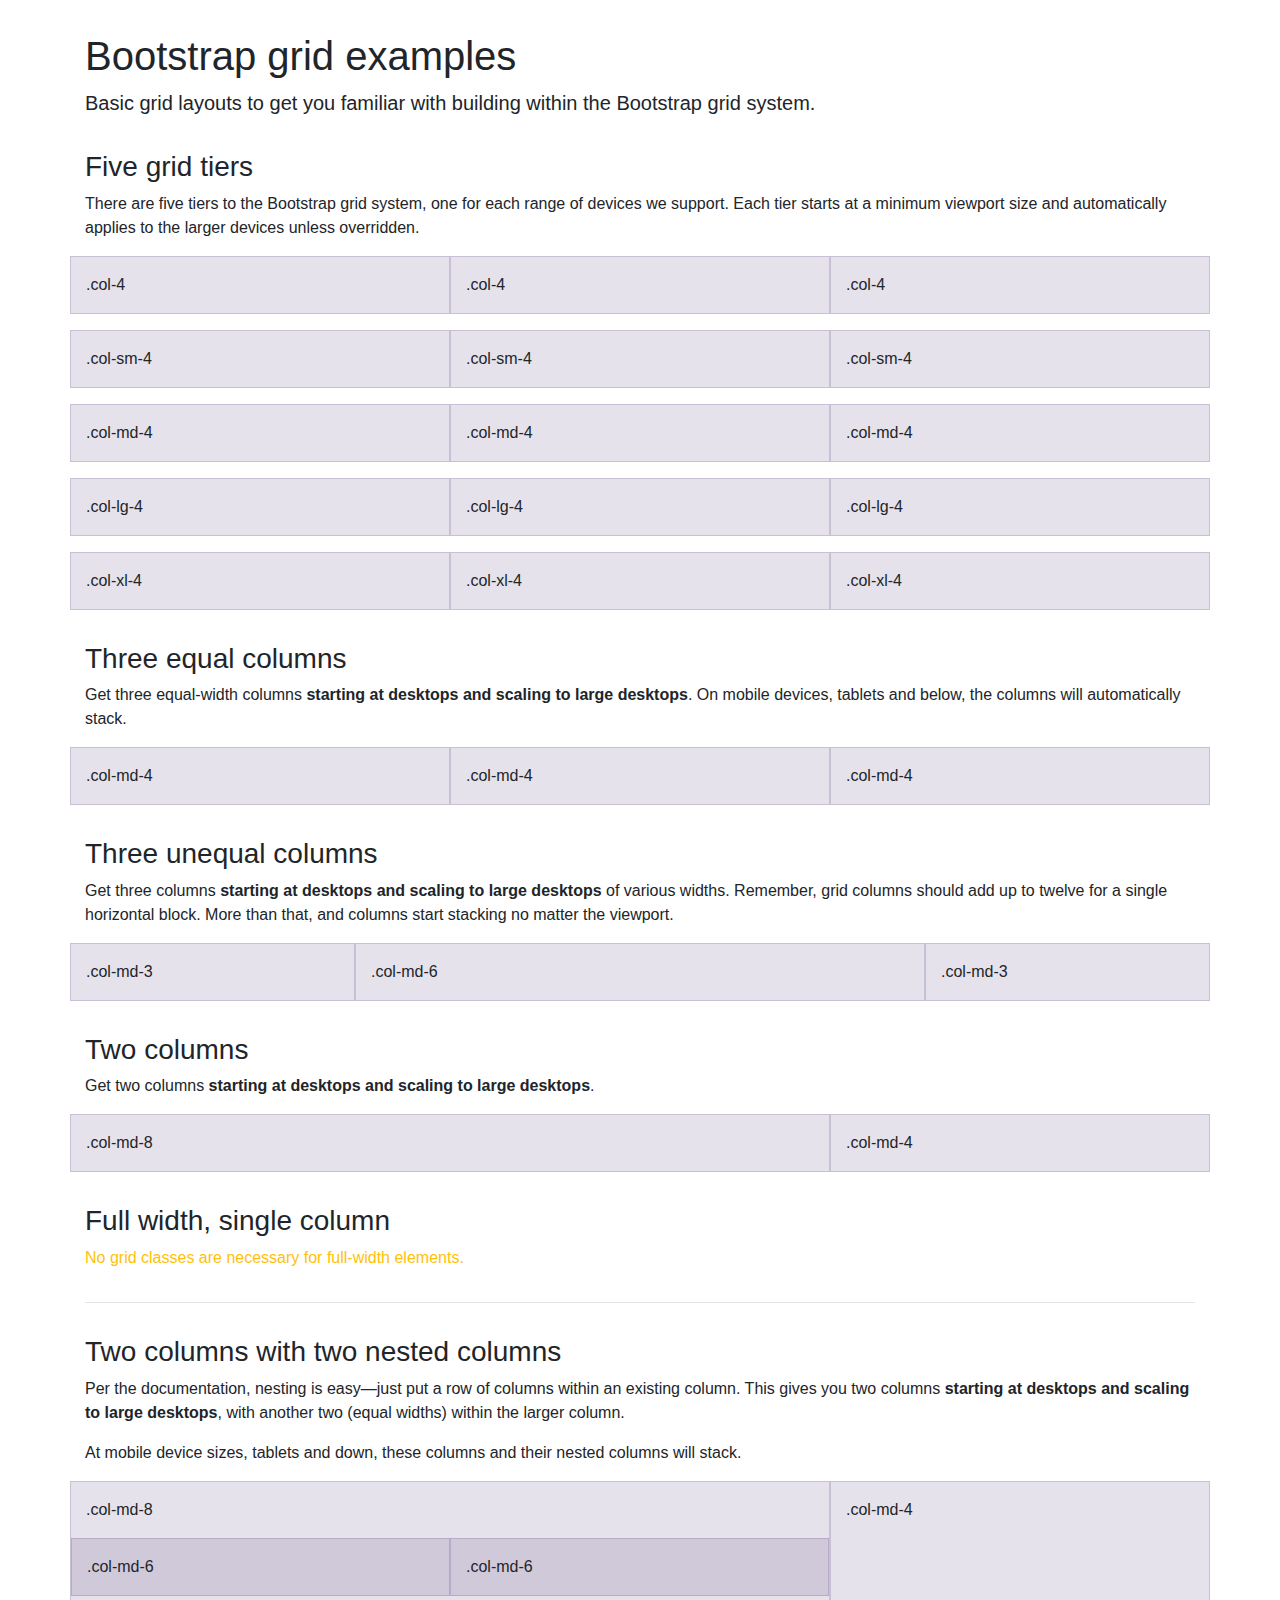
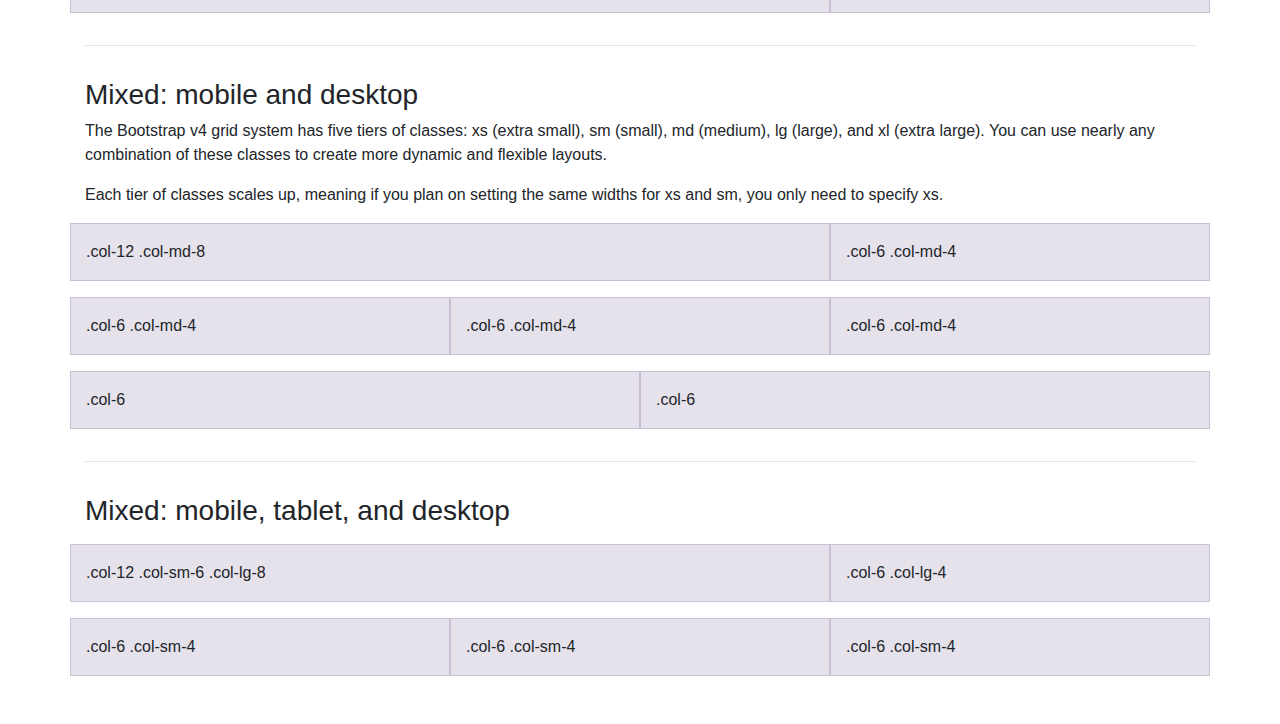
<file: gui/bootstrap-4.0.0/docs/4.0/examples/grid/index.html>
<!doctype html>
<html lang="en">
  <head>
    <meta charset="utf-8">
    <meta name="viewport" content="width=device-width, initial-scale=1, shrink-to-fit=no">
    <meta name="description" content="">
    <meta name="author" content="">
    <link rel="icon" href="../../../../favicon.ico">

    <title>Grid Template for Bootstrap</title>

    <!-- Bootstrap core CSS -->
    <link href="../../../../dist/css/bootstrap.min.css" rel="stylesheet">

    <!-- Custom styles for this template -->
    <link href="grid.css" rel="stylesheet">
  </head>

  <body>
    <div class="container">

      <h1>Bootstrap grid examples</h1>
      <p class="lead">Basic grid layouts to get you familiar with building within the Bootstrap grid system.</p>

      <h3>Five grid tiers</h3>
      <p>There are five tiers to the Bootstrap grid system, one for each range of devices we support. Each tier starts at a minimum viewport size and automatically applies to the larger devices unless overridden.</p>

      <div class="row">
        <div class="col-4">.col-4</div>
        <div class="col-4">.col-4</div>
        <div class="col-4">.col-4</div>
      </div>

      <div class="row">
        <div class="col-sm-4">.col-sm-4</div>
        <div class="col-sm-4">.col-sm-4</div>
        <div class="col-sm-4">.col-sm-4</div>
      </div>

      <div class="row">
        <div class="col-md-4">.col-md-4</div>
        <div class="col-md-4">.col-md-4</div>
        <div class="col-md-4">.col-md-4</div>
      </div>

      <div class="row">
        <div class="col-lg-4">.col-lg-4</div>
        <div class="col-lg-4">.col-lg-4</div>
        <div class="col-lg-4">.col-lg-4</div>
      </div>

      <div class="row">
        <div class="col-xl-4">.col-xl-4</div>
        <div class="col-xl-4">.col-xl-4</div>
        <div class="col-xl-4">.col-xl-4</div>
      </div>

      <h3>Three equal columns</h3>
      <p>Get three equal-width columns <strong>starting at desktops and scaling to large desktops</strong>. On mobile devices, tablets and below, the columns will automatically stack.</p>
      <div class="row">
        <div class="col-md-4">.col-md-4</div>
        <div class="col-md-4">.col-md-4</div>
        <div class="col-md-4">.col-md-4</div>
      </div>

      <h3>Three unequal columns</h3>
      <p>Get three columns <strong>starting at desktops and scaling to large desktops</strong> of various widths. Remember, grid columns should add up to twelve for a single horizontal block. More than that, and columns start stacking no matter the viewport.</p>
      <div class="row">
        <div class="col-md-3">.col-md-3</div>
        <div class="col-md-6">.col-md-6</div>
        <div class="col-md-3">.col-md-3</div>
      </div>

      <h3>Two columns</h3>
      <p>Get two columns <strong>starting at desktops and scaling to large desktops</strong>.</p>
      <div class="row">
        <div class="col-md-8">.col-md-8</div>
        <div class="col-md-4">.col-md-4</div>
      </div>

      <h3>Full width, single column</h3>
      <p class="text-warning">No grid classes are necessary for full-width elements.</p>

      <hr>

      <h3>Two columns with two nested columns</h3>
      <p>Per the documentation, nesting is easy—just put a row of columns within an existing column. This gives you two columns <strong>starting at desktops and scaling to large desktops</strong>, with another two (equal widths) within the larger column.</p>
      <p>At mobile device sizes, tablets and down, these columns and their nested columns will stack.</p>
      <div class="row">
        <div class="col-md-8">
          .col-md-8
          <div class="row">
            <div class="col-md-6">.col-md-6</div>
            <div class="col-md-6">.col-md-6</div>
          </div>
        </div>
        <div class="col-md-4">.col-md-4</div>
      </div>

      <hr>

      <h3>Mixed: mobile and desktop</h3>
      <p>The Bootstrap v4 grid system has five tiers of classes: xs (extra small), sm (small), md (medium), lg (large), and xl (extra large). You can use nearly any combination of these classes to create more dynamic and flexible layouts.</p>
      <p>Each tier of classes scales up, meaning if you plan on setting the same widths for xs and sm, you only need to specify xs.</p>
      <div class="row">
        <div class="col-12 col-md-8">.col-12 .col-md-8</div>
        <div class="col-6 col-md-4">.col-6 .col-md-4</div>
      </div>
      <div class="row">
        <div class="col-6 col-md-4">.col-6 .col-md-4</div>
        <div class="col-6 col-md-4">.col-6 .col-md-4</div>
        <div class="col-6 col-md-4">.col-6 .col-md-4</div>
      </div>
      <div class="row">
        <div class="col-6">.col-6</div>
        <div class="col-6">.col-6</div>
      </div>

      <hr>

      <h3>Mixed: mobile, tablet, and desktop</h3>
      <p></p>
      <div class="row">
        <div class="col-12 col-sm-6 col-lg-8">.col-12 .col-sm-6 .col-lg-8</div>
        <div class="col-6 col-lg-4">.col-6 .col-lg-4</div>
      </div>
      <div class="row">
        <div class="col-6 col-sm-4">.col-6 .col-sm-4</div>
        <div class="col-6 col-sm-4">.col-6 .col-sm-4</div>
        <div class="col-6 col-sm-4">.col-6 .col-sm-4</div>
      </div>

    </div> <!-- /container -->
  </body>
</html>
</file>
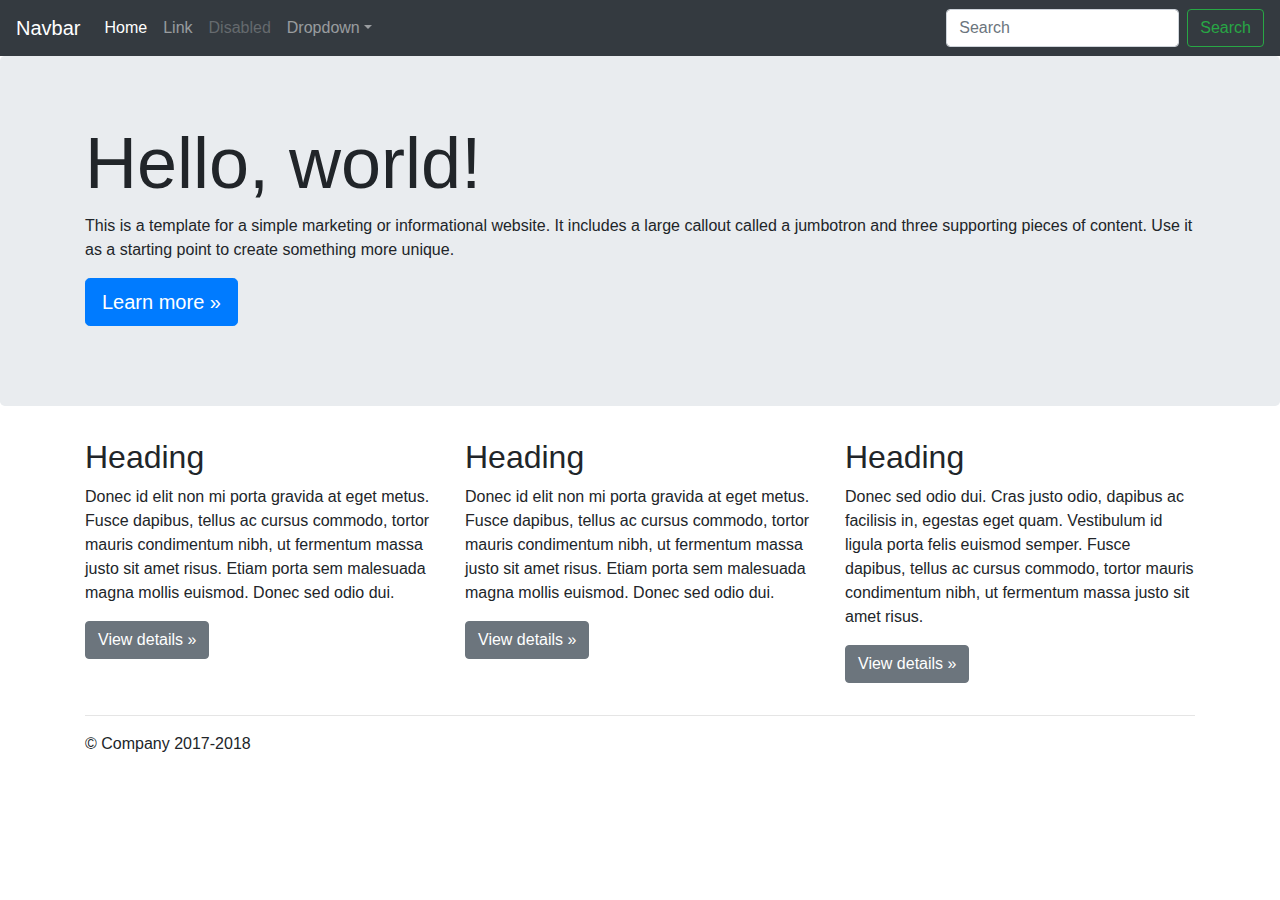
<file: gui/bootstrap-4.0.0/docs/4.0/examples/jumbotron/index.html>
<!doctype html>
<html lang="en">
  <head>
    <meta charset="utf-8">
    <meta name="viewport" content="width=device-width, initial-scale=1, shrink-to-fit=no">
    <meta name="description" content="">
    <meta name="author" content="">
    <link rel="icon" href="../../../../favicon.ico">

    <title>Jumbotron Template for Bootstrap</title>

    <!-- Bootstrap core CSS -->
    <link href="../../../../dist/css/bootstrap.min.css" rel="stylesheet">

    <!-- Custom styles for this template -->
    <link href="jumbotron.css" rel="stylesheet">
  </head>

  <body>

    <nav class="navbar navbar-expand-md navbar-dark fixed-top bg-dark">
      <a class="navbar-brand" href="#">Navbar</a>
      <button class="navbar-toggler" type="button" data-toggle="collapse" data-target="#navbarsExampleDefault" aria-controls="navbarsExampleDefault" aria-expanded="false" aria-label="Toggle navigation">
        <span class="navbar-toggler-icon"></span>
      </button>

      <div class="collapse navbar-collapse" id="navbarsExampleDefault">
        <ul class="navbar-nav mr-auto">
          <li class="nav-item active">
            <a class="nav-link" href="#">Home <span class="sr-only">(current)</span></a>
          </li>
          <li class="nav-item">
            <a class="nav-link" href="#">Link</a>
          </li>
          <li class="nav-item">
            <a class="nav-link disabled" href="#">Disabled</a>
          </li>
          <li class="nav-item dropdown">
            <a class="nav-link dropdown-toggle" href="http://example.com" id="dropdown01" data-toggle="dropdown" aria-haspopup="true" aria-expanded="false">Dropdown</a>
            <div class="dropdown-menu" aria-labelledby="dropdown01">
              <a class="dropdown-item" href="#">Action</a>
              <a class="dropdown-item" href="#">Another action</a>
              <a class="dropdown-item" href="#">Something else here</a>
            </div>
          </li>
        </ul>
        <form class="form-inline my-2 my-lg-0">
          <input class="form-control mr-sm-2" type="text" placeholder="Search" aria-label="Search">
          <button class="btn btn-outline-success my-2 my-sm-0" type="submit">Search</button>
        </form>
      </div>
    </nav>

    <main role="main">

      <!-- Main jumbotron for a primary marketing message or call to action -->
      <div class="jumbotron">
        <div class="container">
          <h1 class="display-3">Hello, world!</h1>
          <p>This is a template for a simple marketing or informational website. It includes a large callout called a jumbotron and three supporting pieces of content. Use it as a starting point to create something more unique.</p>
          <p><a class="btn btn-primary btn-lg" href="#" role="button">Learn more &raquo;</a></p>
        </div>
      </div>

      <div class="container">
        <!-- Example row of columns -->
        <div class="row">
          <div class="col-md-4">
            <h2>Heading</h2>
            <p>Donec id elit non mi porta gravida at eget metus. Fusce dapibus, tellus ac cursus commodo, tortor mauris condimentum nibh, ut fermentum massa justo sit amet risus. Etiam porta sem malesuada magna mollis euismod. Donec sed odio dui. </p>
            <p><a class="btn btn-secondary" href="#" role="button">View details &raquo;</a></p>
          </div>
          <div class="col-md-4">
            <h2>Heading</h2>
            <p>Donec id elit non mi porta gravida at eget metus. Fusce dapibus, tellus ac cursus commodo, tortor mauris condimentum nibh, ut fermentum massa justo sit amet risus. Etiam porta sem malesuada magna mollis euismod. Donec sed odio dui. </p>
            <p><a class="btn btn-secondary" href="#" role="button">View details &raquo;</a></p>
          </div>
          <div class="col-md-4">
            <h2>Heading</h2>
            <p>Donec sed odio dui. Cras justo odio, dapibus ac facilisis in, egestas eget quam. Vestibulum id ligula porta felis euismod semper. Fusce dapibus, tellus ac cursus commodo, tortor mauris condimentum nibh, ut fermentum massa justo sit amet risus.</p>
            <p><a class="btn btn-secondary" href="#" role="button">View details &raquo;</a></p>
          </div>
        </div>

        <hr>

      </div> <!-- /container -->

    </main>

    <footer class="container">
      <p>&copy; Company 2017-2018</p>
    </footer>

    <!-- Bootstrap core JavaScript
    ================================================== -->
    <!-- Placed at the end of the document so the pages load faster -->
    <script src="https://code.jquery.com/jquery-3.2.1.slim.min.js" integrity="sha384-KJ3o2DKtIkvYIK3UENzmM7KCkRr/rE9/Qpg6aAZGJwFDMVNA/GpGFF93hXpG5KkN" crossorigin="anonymous"></script>
    <script>window.jQuery || document.write('<script src="../../../../assets/js/vendor/jquery-slim.min.js"><\/script>')</script>
    <script src="../../../../assets/js/vendor/popper.min.js"></script>
    <script src="../../../../dist/js/bootstrap.min.js"></script>
  </body>
</html>
</file>
<file: gui/bootstrap-4.0.0/docs/4.0/examples/blog/blog.css>
/* stylelint-disable selector-list-comma-newline-after */

.blog-header {
  line-height: 1;
  border-bottom: 1px solid #e5e5e5;
}

.blog-header-logo {
  font-family: "Playfair Display", Georgia, "Times New Roman", serif;
  font-size: 2.25rem;
}

.blog-header-logo:hover {
  text-decoration: none;
}

h1, h2, h3, h4, h5, h6 {
  font-family: "Playfair Display", Georgia, "Times New Roman", serif;
}

.display-4 {
  font-size: 2.5rem;
}
@media (min-width: 768px) {
  .display-4 {
    font-size: 3rem;
  }
}

.nav-scroller {
  position: relative;
  z-index: 2;
  height: 2.75rem;
  overflow-y: hidden;
}

.nav-scroller .nav {
  display: -webkit-box;
  display: -ms-flexbox;
  display: flex;
  -ms-flex-wrap: nowrap;
  flex-wrap: nowrap;
  padding-bottom: 1rem;
  margin-top: -1px;
  overflow-x: auto;
  text-align: center;
  white-space: nowrap;
  -webkit-overflow-scrolling: touch;
}

.nav-scroller .nav-link {
  padding-top: .75rem;
  padding-bottom: .75rem;
  font-size: .875rem;
}

.card-img-right {
  height: 100%;
  border-radius: 0 3px 3px 0;
}

.flex-auto {
  -ms-flex: 0 0 auto;
  -webkit-box-flex: 0;
  flex: 0 0 auto;
}

.h-250 { height: 250px; }
@media (min-width: 768px) {
  .h-md-250 { height: 250px; }
}

.border-top { border-top: 1px solid #e5e5e5; }
.border-bottom { border-bottom: 1px solid #e5e5e5; }

.box-shadow { box-shadow: 0 .25rem .75rem rgba(0, 0, 0, .05); }

/*
 * Blog name and description
 */
.blog-title {
  margin-bottom: 0;
  font-size: 2rem;
  font-weight: 400;
}
.blog-description {
  font-size: 1.1rem;
  color: #999;
}

@media (min-width: 40em) {
  .blog-title {
    font-size: 3.5rem;
  }
}

/* Pagination */
.blog-pagination {
  margin-bottom: 4rem;
}
.blog-pagination > .btn {
  border-radius: 2rem;
}

/*
 * Blog posts
 */
.blog-post {
  margin-bottom: 4rem;
}
.blog-post-title {
  margin-bottom: .25rem;
  font-size: 2.5rem;
}
.blog-post-meta {
  margin-bottom: 1.25rem;
  color: #999;
}

/*
 * Footer
 */
.blog-footer {
  padding: 2.5rem 0;
  color: #999;
  text-align: center;
  background-color: #f9f9f9;
  border-top: .05rem solid #e5e5e5;
}
.blog-footer p:last-child {
  margin-bottom: 0;
}
</file>
<file: gui/bootstrap-4.0.0/docs/4.0/examples/carousel/carousel.css>
/* GLOBAL STYLES
-------------------------------------------------- */
/* Padding below the footer and lighter body text */

body {
  padding-top: 3rem;
  padding-bottom: 3rem;
  color: #5a5a5a;
}


/* CUSTOMIZE THE CAROUSEL
-------------------------------------------------- */

/* Carousel base class */
.carousel {
  margin-bottom: 4rem;
}
/* Since positioning the image, we need to help out the caption */
.carousel-caption {
  bottom: 3rem;
  z-index: 10;
}

/* Declare heights because of positioning of img element */
.carousel-item {
  height: 32rem;
  background-color: #777;
}
.carousel-item > img {
  position: absolute;
  top: 0;
  left: 0;
  min-width: 100%;
  height: 32rem;
}


/* MARKETING CONTENT
-------------------------------------------------- */

/* Center align the text within the three columns below the carousel */
.marketing .col-lg-4 {
  margin-bottom: 1.5rem;
  text-align: center;
}
.marketing h2 {
  font-weight: 400;
}
.marketing .col-lg-4 p {
  margin-right: .75rem;
  margin-left: .75rem;
}


/* Featurettes
------------------------- */

.featurette-divider {
  margin: 5rem 0; /* Space out the Bootstrap <hr> more */
}

/* Thin out the marketing headings */
.featurette-heading {
  font-weight: 300;
  line-height: 1;
  letter-spacing: -.05rem;
}


/* RESPONSIVE CSS
-------------------------------------------------- */

@media (min-width: 40em) {
  /* Bump up size of carousel content */
  .carousel-caption p {
    margin-bottom: 1.25rem;
    font-size: 1.25rem;
    line-height: 1.4;
  }

  .featurette-heading {
    font-size: 50px;
  }
}

@media (min-width: 62em) {
  .featurette-heading {
    margin-top: 7rem;
  }
}
</file>
<file: gui/bootstrap-4.0.0/docs/4.0/examples/cover/cover.css>
/*
 * Globals
 */

/* Links */
a,
a:focus,
a:hover {
  color: #fff;
}

/* Custom default button */
.btn-secondary,
.btn-secondary:hover,
.btn-secondary:focus {
  color: #333;
  text-shadow: none; /* Prevent inheritance from `body` */
  background-color: #fff;
  border: .05rem solid #fff;
}


/*
 * Base structure
 */

html,
body {
  height: 100%;
  background-color: #333;
}

body {
  display: -ms-flexbox;
  display: -webkit-box;
  display: flex;
  -ms-flex-pack: center;
  -webkit-box-pack: center;
  justify-content: center;
  color: #fff;
  text-shadow: 0 .05rem .1rem rgba(0, 0, 0, .5);
  box-shadow: inset 0 0 5rem rgba(0, 0, 0, .5);
}

.cover-container {
  max-width: 42em;
}


/*
 * Header
 */
.masthead {
  margin-bottom: 2rem;
}

.masthead-brand {
  margin-bottom: 0;
}

.nav-masthead .nav-link {
  padding: .25rem 0;
  font-weight: 700;
  color: rgba(255, 255, 255, .5);
  background-color: transparent;
  border-bottom: .25rem solid transparent;
}

.nav-masthead .nav-link:hover,
.nav-masthead .nav-link:focus {
  border-bottom-color: rgba(255, 255, 255, .25);
}

.nav-masthead .nav-link + .nav-link {
  margin-left: 1rem;
}

.nav-masthead .active {
  color: #fff;
  border-bottom-color: #fff;
}

@media (min-width: 48em) {
  .masthead-brand {
    float: left;
  }
  .nav-masthead {
    float: right;
  }
}


/*
 * Cover
 */
.cover {
  padding: 0 1.5rem;
}
.cover .btn-lg {
  padding: .75rem 1.25rem;
  font-weight: 700;
}


/*
 * Footer
 */
.mastfoot {
  color: rgba(255, 255, 255, .5);
}
</file>
<file: gui/bootstrap-4.0.0/docs/4.0/examples/grid/grid.css>
body {
  padding-top: 2rem;
  padding-bottom: 2rem;
}

h3 {
  margin-top: 2rem;
}

.row {
  margin-bottom: 1rem;
}
.row .row {
  margin-top: 1rem;
  margin-bottom: 0;
}
[class*="col-"] {
  padding-top: 1rem;
  padding-bottom: 1rem;
  background-color: rgba(86, 61, 124, .15);
  border: 1px solid rgba(86, 61, 124, .2);
}

hr {
  margin-top: 2rem;
  margin-bottom: 2rem;
}
</file>
<file: gui/bootstrap-4.0.0/docs/4.0/examples/jumbotron/jumbotron.css>
/* Move down content because we have a fixed navbar that is 3.5rem tall */
body {
  padding-top: 3.5rem;
}
</file>
<file: gui/bootstrap-4.0.0/js/tests/vendor/qunit.css>
/*!
 * QUnit 2.4.1
 * https://qunitjs.com/
 *
 * Copyright jQuery Foundation and other contributors
 * Released under the MIT license
 * https://jquery.org/license
 *
 * Date: 2017-10-22T05:12Z
 */

/** Font Family and Sizes */

#qunit-tests, #qunit-header, #qunit-banner, #qunit-testrunner-toolbar, #qunit-filteredTest, #qunit-userAgent, #qunit-testresult {
	font-family: "Helvetica Neue Light", "HelveticaNeue-Light", "Helvetica Neue", Calibri, Helvetica, Arial, sans-serif;
}

#qunit-testrunner-toolbar, #qunit-filteredTest, #qunit-userAgent, #qunit-testresult, #qunit-tests li { font-size: small; }
#qunit-tests { font-size: smaller; }


/** Resets */

#qunit-tests, #qunit-header, #qunit-banner, #qunit-filteredTest, #qunit-userAgent, #qunit-testresult, #qunit-modulefilter {
	margin: 0;
	padding: 0;
}


/** Header (excluding toolbar) */

#qunit-header {
	padding: 0.5em 0 0.5em 1em;

	color: #8699A4;
	background-color: #0D3349;

	font-size: 1.5em;
	line-height: 1em;
	font-weight: 400;

	border-radius: 5px 5px 0 0;
}

#qunit-header a {
	text-decoration: none;
	color: #C2CCD1;
}

#qunit-header a:hover,
#qunit-header a:focus {
	color: #FFF;
}

#qunit-banner {
	height: 5px;
}

#qunit-filteredTest {
	padding: 0.5em 1em 0.5em 1em;
	color: #366097;
	background-color: #F4FF77;
}

#qunit-userAgent {
	padding: 0.5em 1em 0.5em 1em;
	color: #FFF;
	background-color: #2B81AF;
	text-shadow: rgba(0, 0, 0, 0.5) 2px 2px 1px;
}


/** Toolbar */

#qunit-testrunner-toolbar {
	padding: 0.5em 1em 0.5em 1em;
	color: #5E740B;
	background-color: #EEE;
}

#qunit-testrunner-toolbar .clearfix {
	height: 0;
	clear: both;
}

#qunit-testrunner-toolbar label {
	display: inline-block;
}

#qunit-testrunner-toolbar input[type=checkbox],
#qunit-testrunner-toolbar input[type=radio] {
	margin: 3px;
	vertical-align: -2px;
}

#qunit-testrunner-toolbar input[type=text] {
	box-sizing: border-box;
	height: 1.6em;
}

.qunit-url-config,
.qunit-filter,
#qunit-modulefilter {
	display: inline-block;
	line-height: 2.1em;
}

.qunit-filter,
#qunit-modulefilter {
	float: right;
	position: relative;
	margin-left: 1em;
}

.qunit-url-config label {
	margin-right: 0.5em;
}

#qunit-modulefilter-search {
	box-sizing: border-box;
	width: 400px;
}

#qunit-modulefilter-search-container:after {
	position: absolute;
	right: 0.3em;
	content: "\25bc";
	color: black;
}

#qunit-modulefilter-dropdown {
	/* align with #qunit-modulefilter-search */
	box-sizing: border-box;
	width: 400px;
	position: absolute;
	right: 0;
	top: 50%;
	margin-top: 0.8em;

	border: 1px solid #D3D3D3;
	border-top: none;
	border-radius: 0 0 .25em .25em;
	color: #000;
	background-color: #F5F5F5;
	z-index: 99;
}

#qunit-modulefilter-dropdown a {
	color: inherit;
	text-decoration: none;
}

#qunit-modulefilter-dropdown .clickable.checked {
	font-weight: bold;
	color: #000;
	background-color: #D2E0E6;
}

#qunit-modulefilter-dropdown .clickable:hover {
	color: #FFF;
	background-color: #0D3349;
}

#qunit-modulefilter-actions {
	display: block;
	overflow: auto;

	/* align with #qunit-modulefilter-dropdown-list */
	font: smaller/1.5em sans-serif;
}

#qunit-modulefilter-dropdown #qunit-modulefilter-actions > * {
	box-sizing: border-box;
	max-height: 2.8em;
	display: block;
	padding: 0.4em;
}

#qunit-modulefilter-dropdown #qunit-modulefilter-actions > button {
	float: right;
	font: inherit;
}

#qunit-modulefilter-dropdown #qunit-modulefilter-actions > :last-child {
	/* insert padding to align with checkbox margins */
	padding-left: 3px;
}

#qunit-modulefilter-dropdown-list {
	max-height: 200px;
	overflow-y: auto;
	margin: 0;
	border-top: 2px groove threedhighlight;
	padding: 0.4em 0 0;
	font: smaller/1.5em sans-serif;
}

#qunit-modulefilter-dropdown-list li {
	white-space: nowrap;
	overflow: hidden;
	text-overflow: ellipsis;
}

#qunit-modulefilter-dropdown-list .clickable {
	display: block;
	padding-left: 0.15em;
}


/** Tests: Pass/Fail */

#qunit-tests {
	list-style-position: inside;
}

#qunit-tests li {
	padding: 0.4em 1em 0.4em 1em;
	border-bottom: 1px solid #FFF;
	list-style-position: inside;
}

#qunit-tests > li {
	display: none;
}

#qunit-tests li.running,
#qunit-tests li.pass,
#qunit-tests li.fail,
#qunit-tests li.skipped,
#qunit-tests li.aborted {
	display: list-item;
}

#qunit-tests.hidepass {
	position: relative;
}

#qunit-tests.hidepass li.running,
#qunit-tests.hidepass li.pass:not(.todo) {
	visibility: hidden;
	position: absolute;
	width:   0;
	height:  0;
	padding: 0;
	border:  0;
	margin:  0;
}

#qunit-tests li strong {
	cursor: pointer;
}

#qunit-tests li.skipped strong {
	cursor: default;
}

#qunit-tests li a {
	padding: 0.5em;
	color: #C2CCD1;
	text-decoration: none;
}

#qunit-tests li p a {
	padding: 0.25em;
	color: #6B6464;
}
#qunit-tests li a:hover,
#qunit-tests li a:focus {
	color: #000;
}

#qunit-tests li .runtime {
	float: right;
	font-size: smaller;
}

.qunit-assert-list {
	margin-top: 0.5em;
	padding: 0.5em;

	background-color: #FFF;

	border-radius: 5px;
}

.qunit-source {
	margin: 0.6em 0 0.3em;
}

.qunit-collapsed {
	display: none;
}

#qunit-tests table {
	border-collapse: collapse;
	margin-top: 0.2em;
}

#qunit-tests th {
	text-align: right;
	vertical-align: top;
	padding: 0 0.5em 0 0;
}

#qunit-tests td {
	vertical-align: top;
}

#qunit-tests pre {
	margin: 0;
	white-space: pre-wrap;
	word-wrap: break-word;
}

#qunit-tests del {
	color: #374E0C;
	background-color: #E0F2BE;
	text-decoration: none;
}

#qunit-tests ins {
	color: #500;
	background-color: #FFCACA;
	text-decoration: none;
}

/*** Test Counts */

#qunit-tests b.counts                       { color: #000; }
#qunit-tests b.passed                       { color: #5E740B; }
#qunit-tests b.failed                       { color: #710909; }

#qunit-tests li li {
	padding: 5px;
	background-color: #FFF;
	border-bottom: none;
	list-style-position: inside;
}

/*** Passing Styles */

#qunit-tests li li.pass {
	color: #3C510C;
	background-color: #FFF;
	border-left: 10px solid #C6E746;
}

#qunit-tests .pass                          { color: #528CE0; background-color: #D2E0E6; }
#qunit-tests .pass .test-name               { color: #366097; }

#qunit-tests .pass .test-actual,
#qunit-tests .pass .test-expected           { color: #999; }

#qunit-banner.qunit-pass                    { background-color: #C6E746; }

/*** Failing Styles */

#qunit-tests li li.fail {
	color: #710909;
	background-color: #FFF;
	border-left: 10px solid #EE5757;
	white-space: pre;
}

#qunit-tests > li:last-child {
	border-radius: 0 0 5px 5px;
}

#qunit-tests .fail                          { color: #000; background-color: #EE5757; }
#qunit-tests .fail .test-name,
#qunit-tests .fail .module-name             { color: #000; }

#qunit-tests .fail .test-actual             { color: #EE5757; }
#qunit-tests .fail .test-expected           { color: #008000; }

#qunit-banner.qunit-fail                    { background-color: #EE5757; }


/*** Aborted tests */
#qunit-tests .aborted { color: #000; background-color: orange; }
/*** Skipped tests */

#qunit-tests .skipped {
	background-color: #EBECE9;
}

#qunit-tests .qunit-todo-label,
#qunit-tests .qunit-skipped-label {
	background-color: #F4FF77;
	display: inline-block;
	font-style: normal;
	color: #366097;
	line-height: 1.8em;
	padding: 0 0.5em;
	margin: -0.4em 0.4em -0.4em 0;
}

#qunit-tests .qunit-todo-label {
	background-color: #EEE;
}

/** Result */

#qunit-testresult {
	color: #2B81AF;
	background-color: #D2E0E6;

	border-bottom: 1px solid #FFF;
}
#qunit-testresult .clearfix {
	height: 0;
	clear: both;
}
#qunit-testresult .module-name {
	font-weight: 700;
}
#qunit-testresult-display {
	padding: 0.5em 1em 0.5em 1em;
	width: 85%;
	float:left;
}
#qunit-testresult-controls {
	padding: 0.5em 1em 0.5em 1em;
  width: 10%;
	float:left;
}

/** Fixture */

#qunit-fixture {
	position: absolute;
	top: -10000px;
	left: -10000px;
	width: 1000px;
	height: 1000px;
}
</file>
